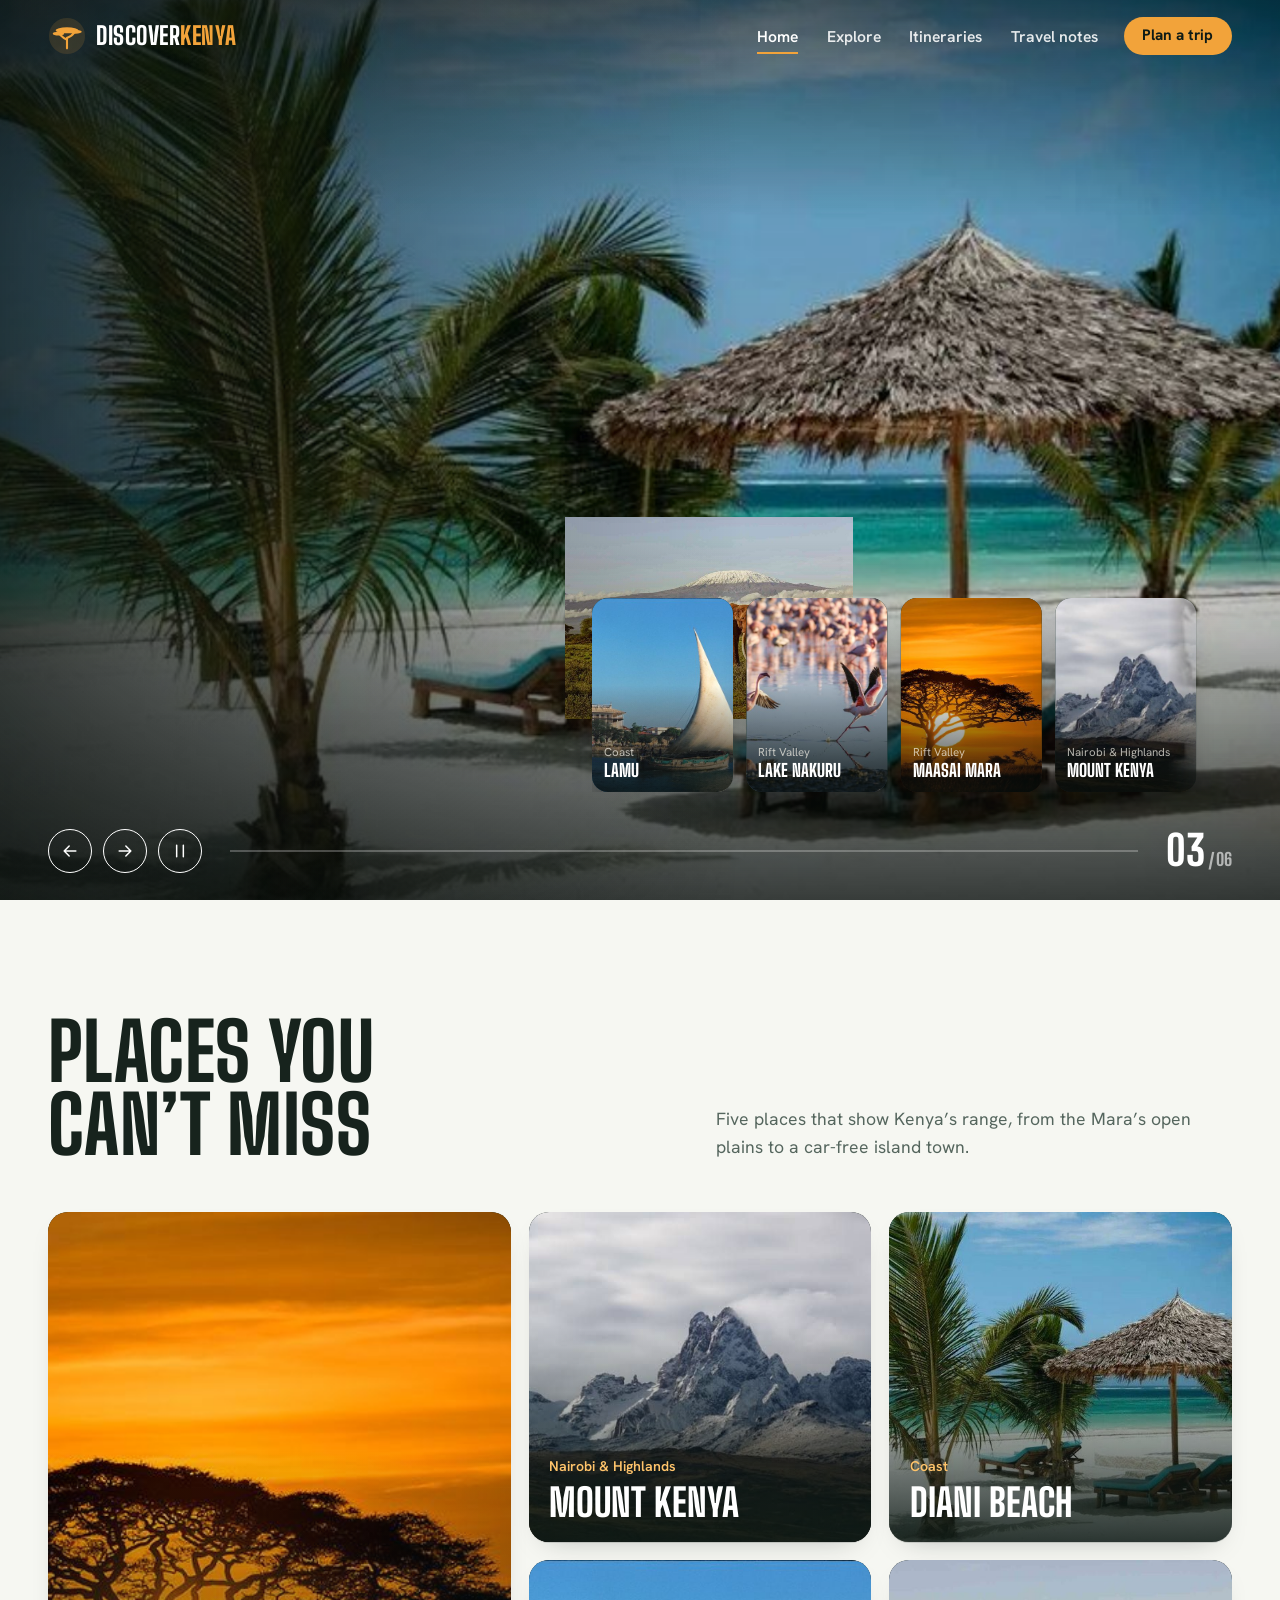
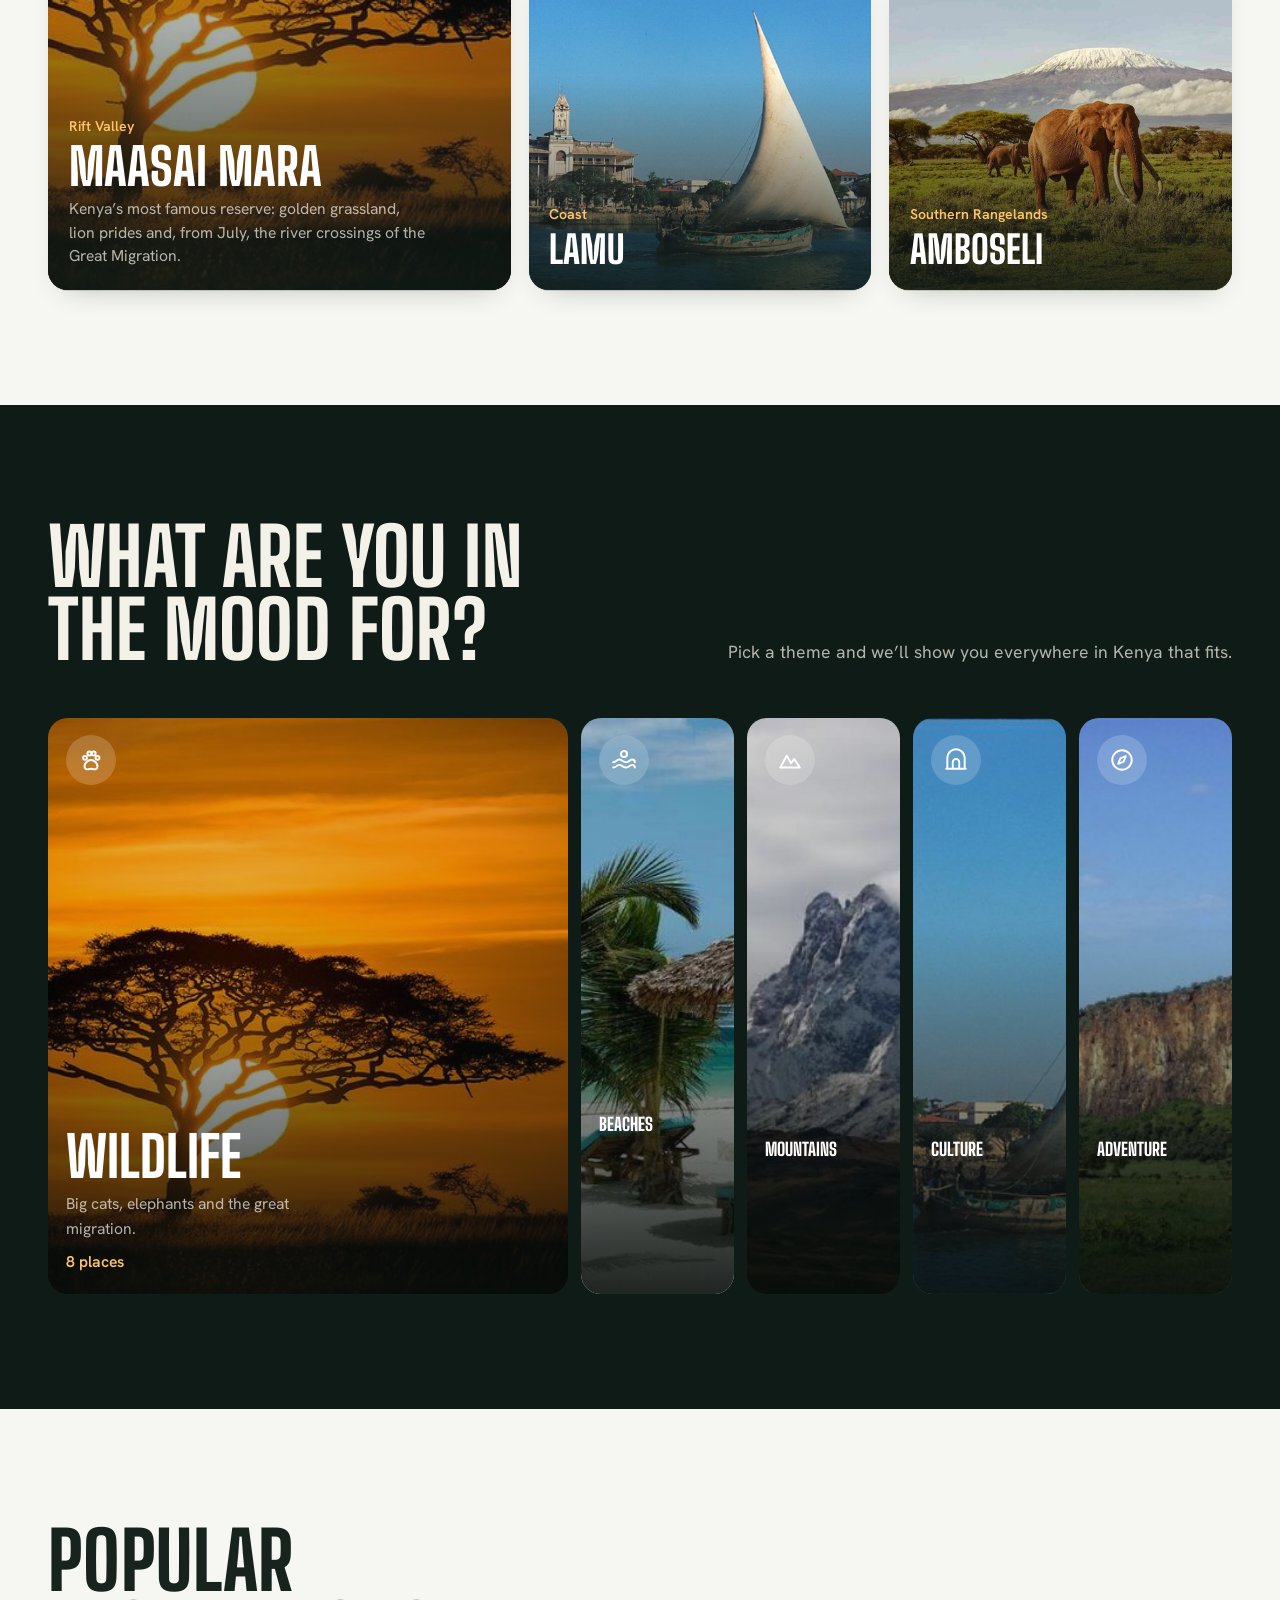
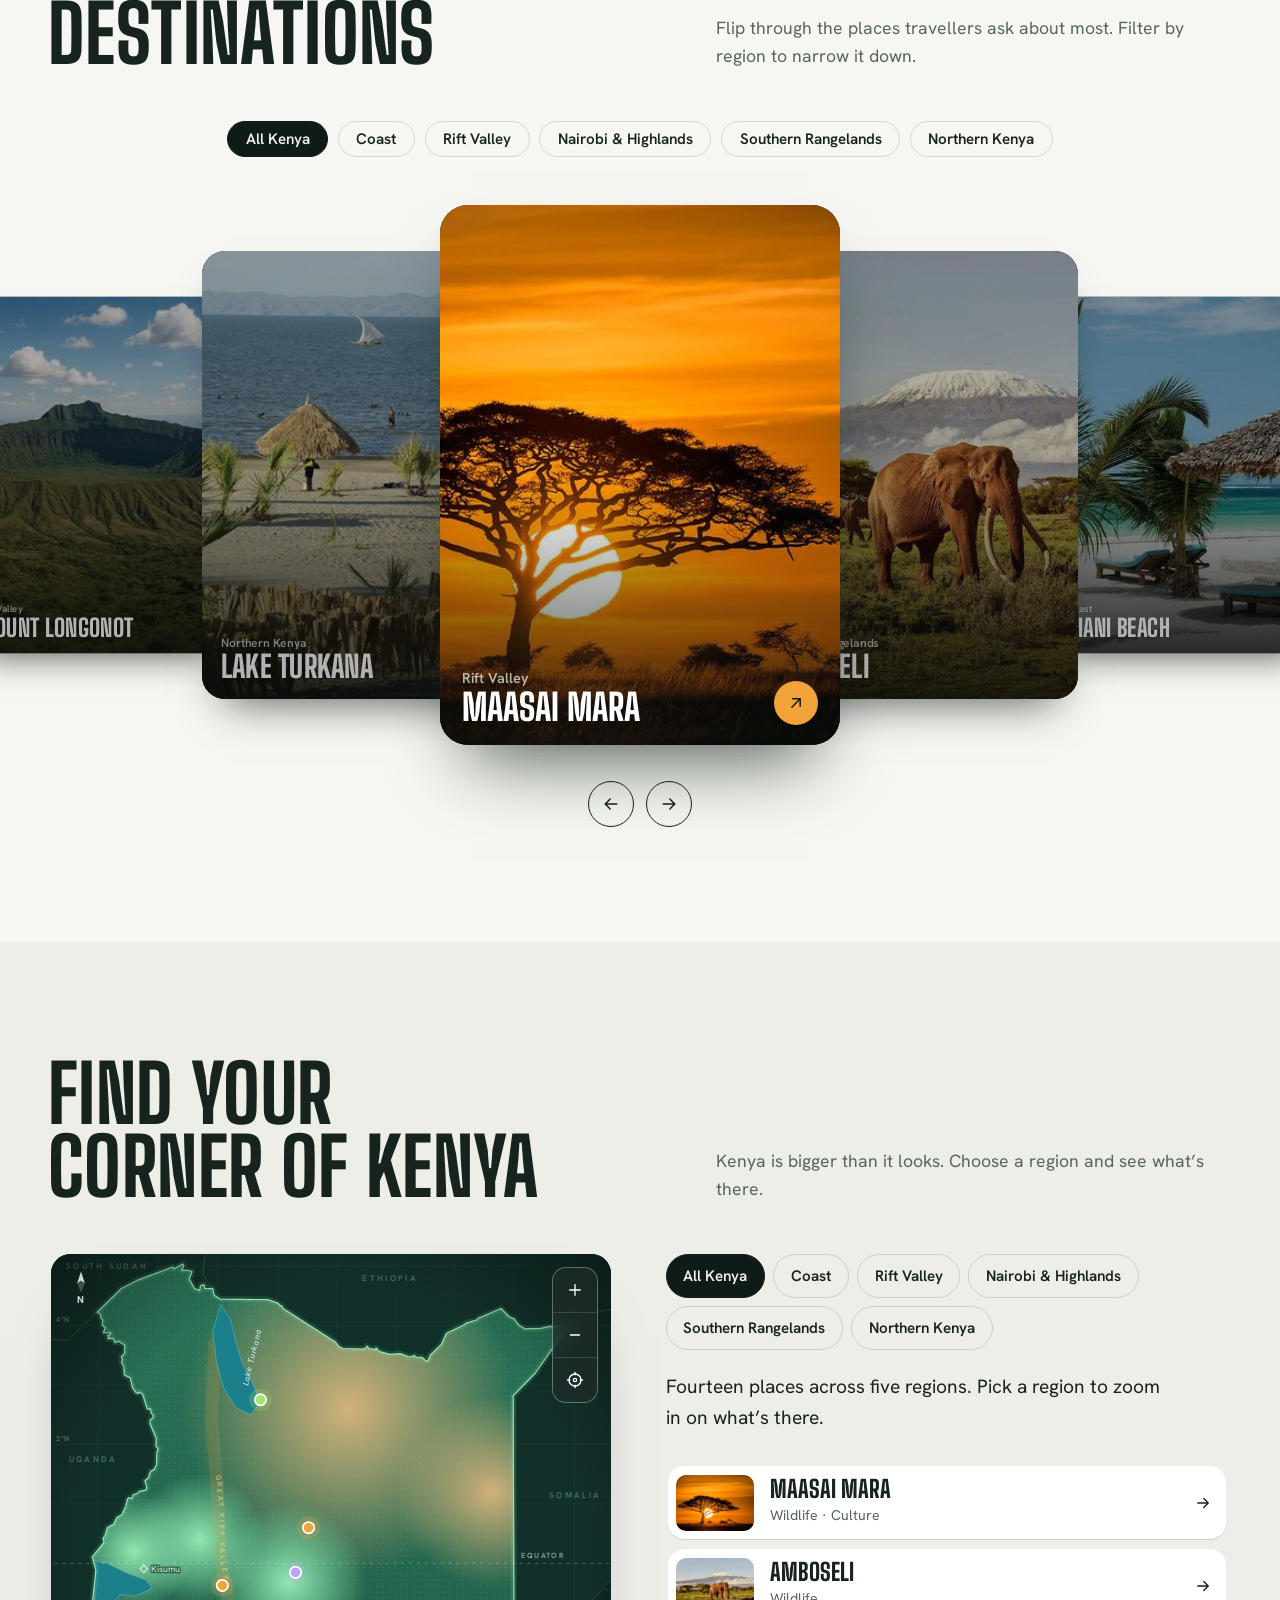
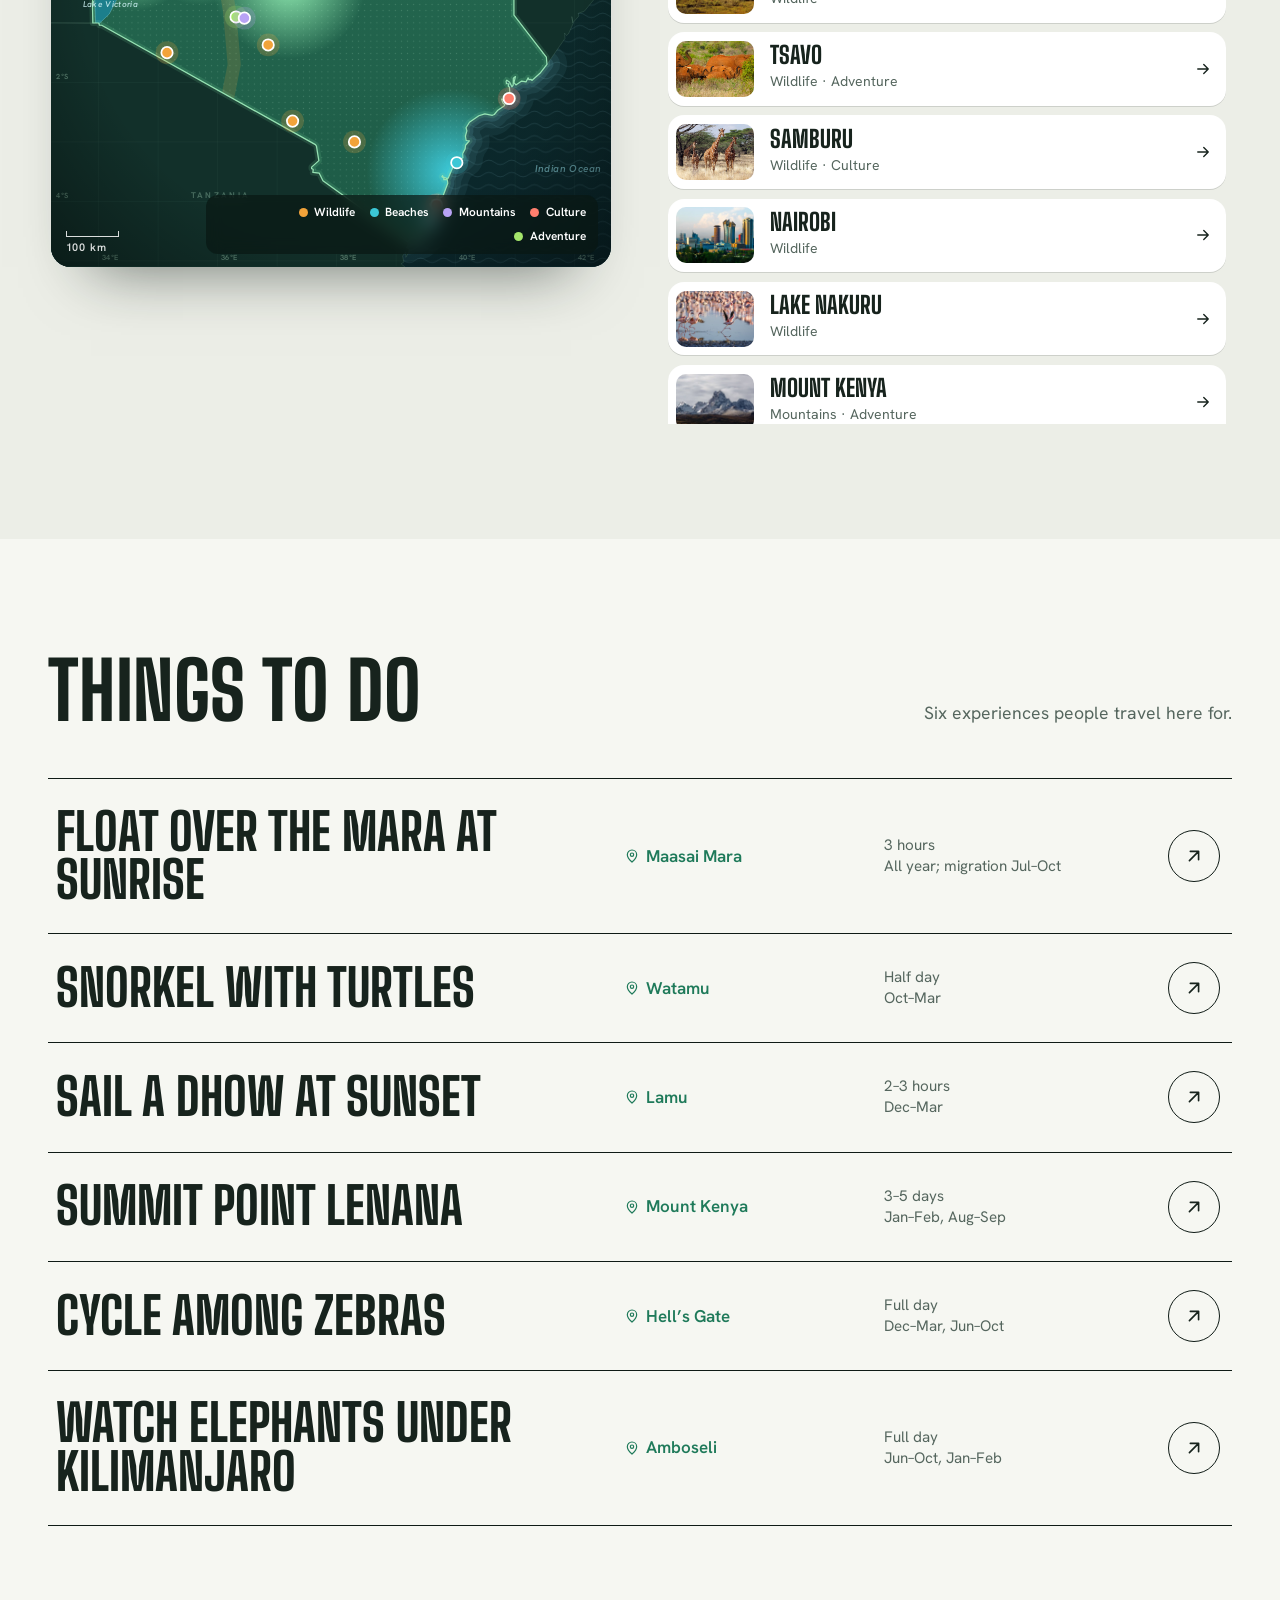
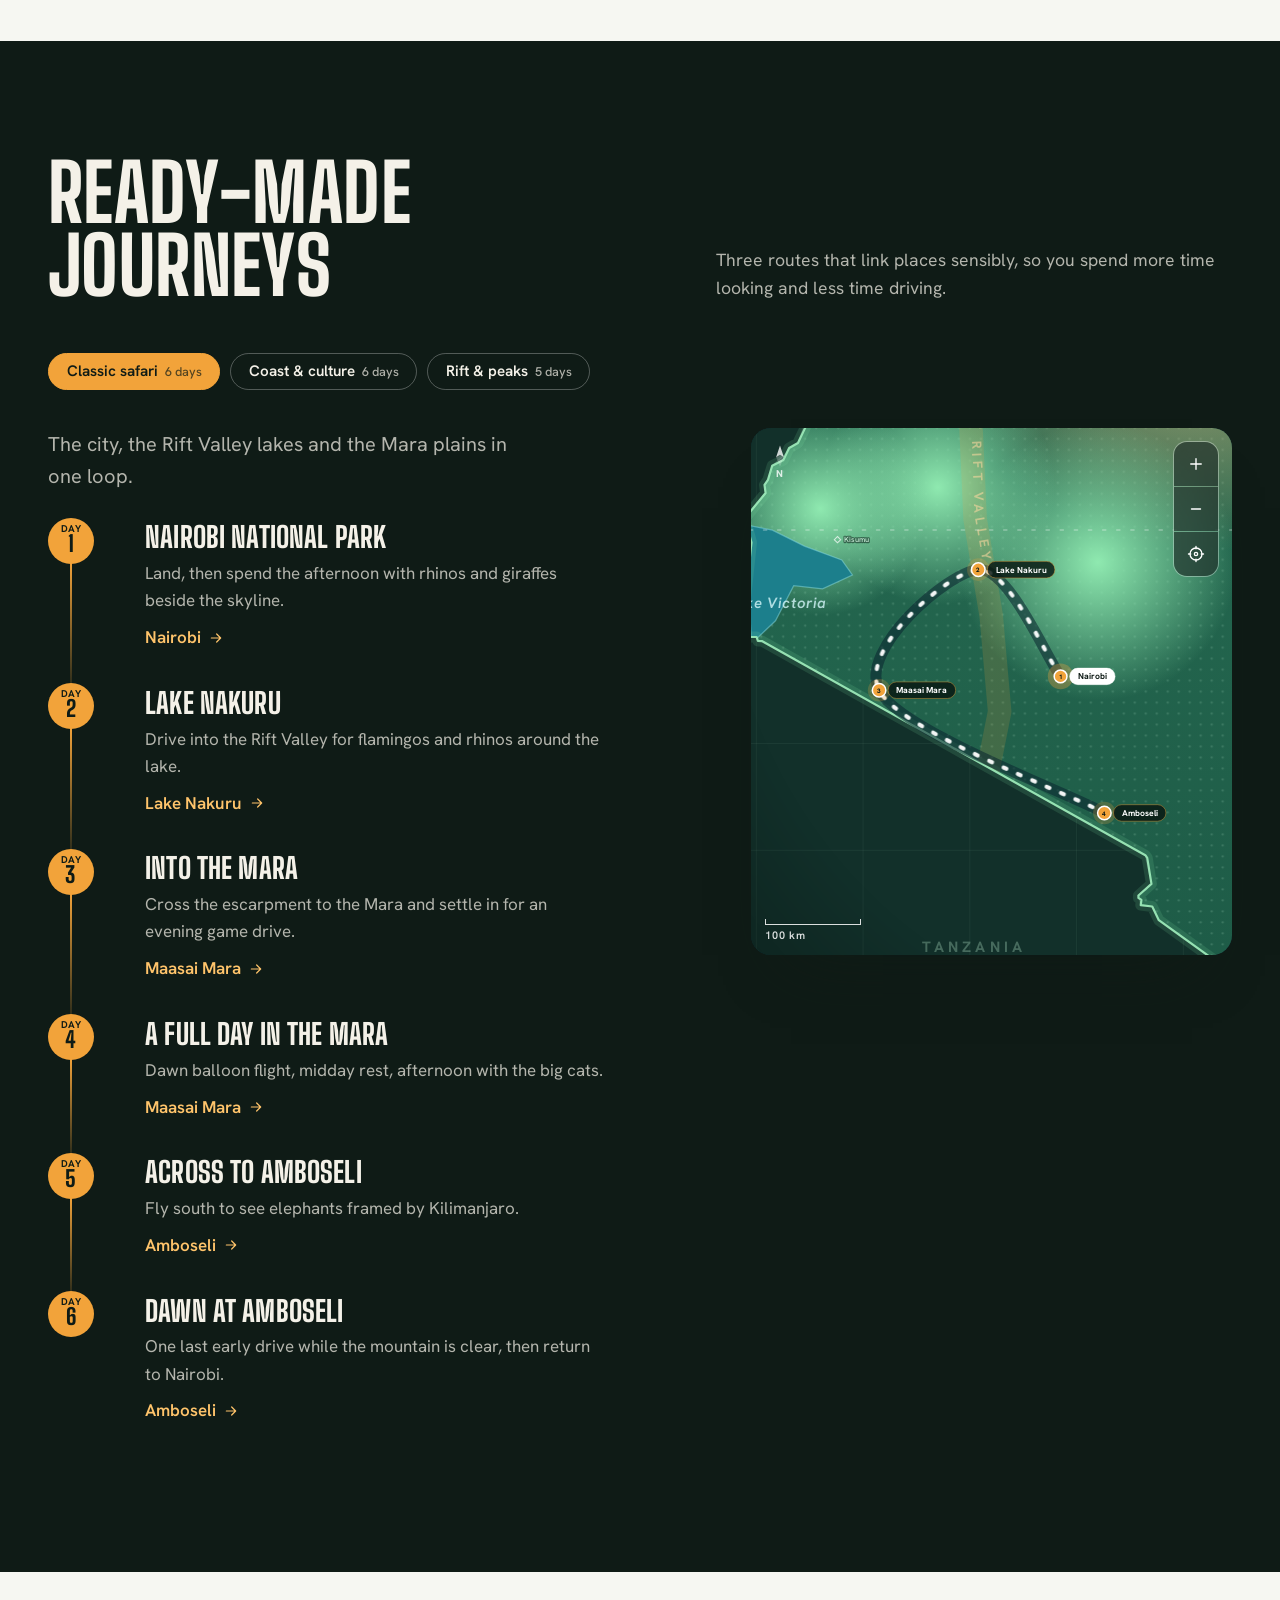
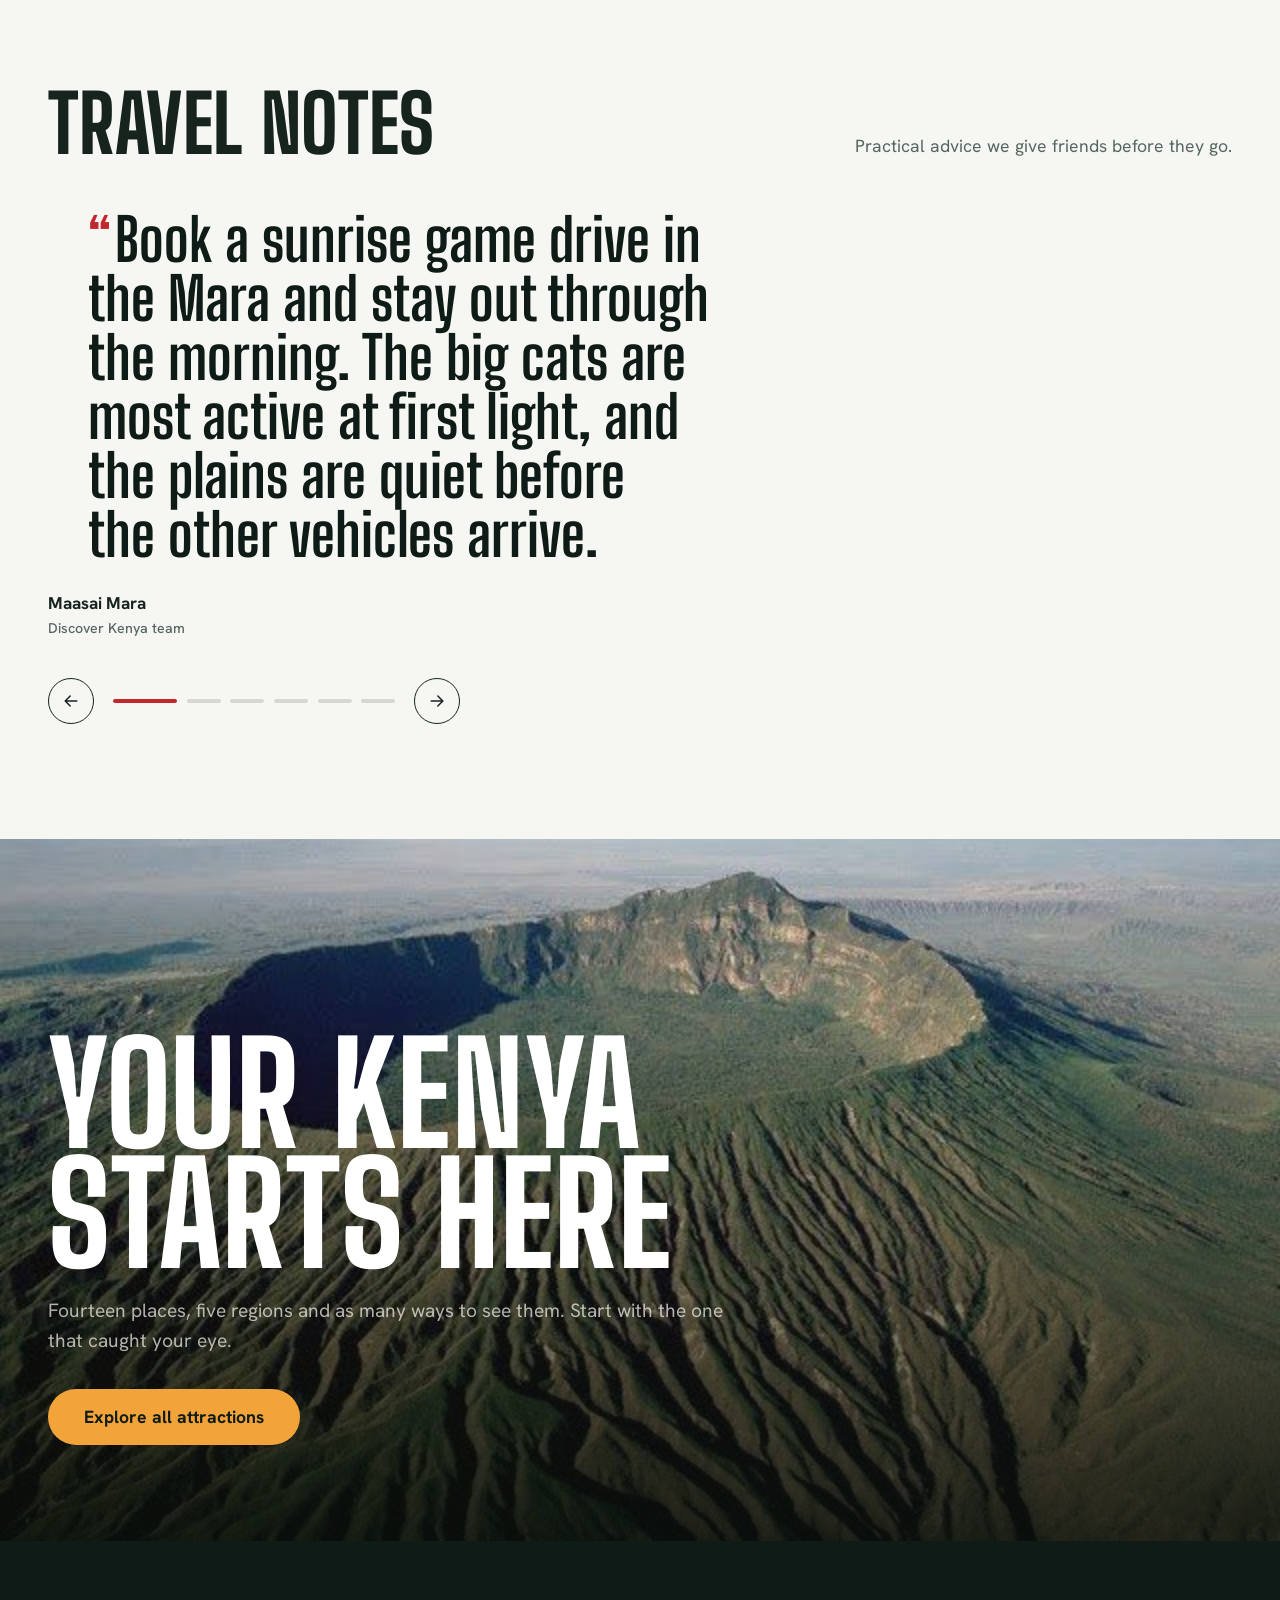
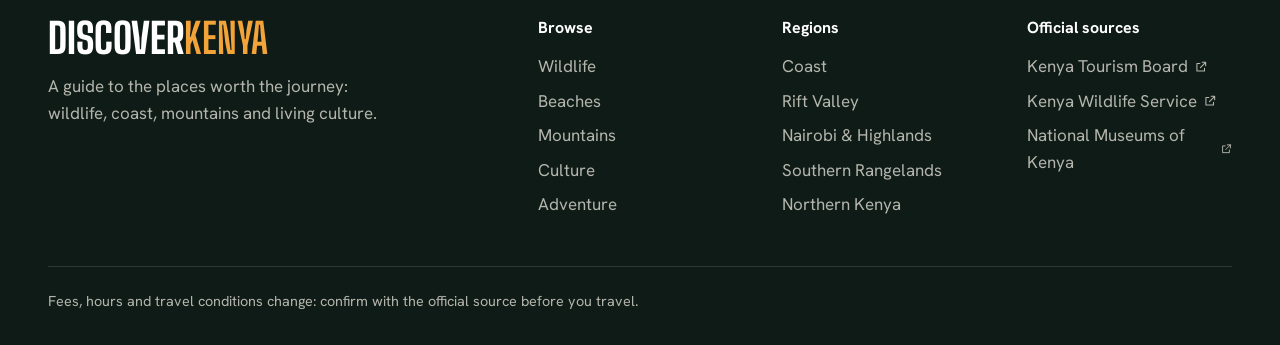
<file: index.html>
<!DOCTYPE html>
<html lang="en">
<head>
  <meta charset="UTF-8">
  <meta name="viewport" content="width=device-width, initial-scale=1, viewport-fit=cover">
  <meta name="color-scheme" content="light">
  <meta name="theme-color" content="#0f1b16">
  <title>Discover Kenya — Safaris, Beaches, Mountains and Culture</title>
  <meta name="description" content="Explore Kenya's most remarkable places: wildlife reserves, white-sand coast, glacier-topped mountains and living Swahili culture.">
  <meta name="theme-color" content="#0f1b16">
  <link rel="icon" href="assets/favicon.svg" type="image/svg+xml">

  <link rel="preconnect" href="https://fonts.googleapis.com">
  <link rel="preconnect" href="https://fonts.gstatic.com" crossorigin>
  <link href="https://fonts.googleapis.com/css2?family=Big+Shoulders+Display:wght@700;800;900&family=Hanken+Grotesk:wght@400;500;600;700&display=swap" rel="stylesheet">

  <link rel="stylesheet" href="css/base.css">
  <link rel="stylesheet" href="css/components.css">
  <link rel="stylesheet" href="css/home.css">
</head>
<body data-page="home">

  <a class="skip-link" href="#main">Skip to content</a>
  <header data-site-header></header>

  <main id="main">

    <!-- 1. HERO: the next card grows to fill the screen while the current image expands out -->
    <section class="hero" id="hero" aria-roledescription="carousel" aria-label="Featured destinations">
      <h1 class="visually-hidden">Discover Kenya’s most remarkable places</h1>
      <div class="hero__stage" data-hero-stage>
        <div class="hero__layers" data-hero-layers></div>
        <div class="hero__shade" aria-hidden="true"></div>

        <div class="hero__content" data-hero-content aria-live="polite">
          <p class="hero__region" data-hero-region></p>
          <p class="hero__name display" data-hero-name></p>
          <p class="hero__text" data-hero-text></p>
          <div class="hero__actions">
            <a class="btn btn--lg" href="explore.html" data-hero-link>See this place</a>
            <a class="btn btn--lg btn--glass" href="explore.html">Explore all</a>
          </div>
        </div>

        <div class="hero__rail" data-hero-cards aria-label="Choose a destination"></div>

        <div class="hero__controls">
          <button class="round-btn" type="button" aria-label="Previous destination" data-hero-prev></button>
          <button class="round-btn" type="button" aria-label="Next destination" data-hero-next></button>
          <button class="round-btn hero__pause" type="button" aria-label="Pause slideshow" aria-pressed="false" data-hero-pause></button>
          <div class="hero__progress" aria-hidden="true"><span data-hero-progress></span></div>
          <p class="hero__counter display" data-hero-counter aria-hidden="true"></p>
        </div>
      </div>
    </section>

    <!-- 2. FEATURED ATTRACTIONS -->
    <section class="section featured" id="featured" aria-labelledby="featured-title">
      <div class="wrap">
        <header class="section-head">
          <h2 id="featured-title">Places you can’t miss</h2>
          <p>Five places that show Kenya’s range, from the Mara’s open plains to a car-free island town.</p>
        </header>
        <div class="featured__grid" data-featured-grid></div>
      </div>
    </section>

    <!-- 3. EXPLORE BY CATEGORY -->
    <section class="section section--dark categories" id="categories" aria-labelledby="cat-title">
      <div class="wrap">
        <header class="section-head">
          <h2 id="cat-title">What are you in the mood for?</h2>
          <p>Pick a theme and we’ll show you everywhere in Kenya that fits.</p>
        </header>
        <ul class="cat-list" data-category-list></ul>
      </div>
    </section>

    <!-- 4. POPULAR DESTINATIONS -->
    <section class="section destinations" id="destinations" aria-labelledby="dest-title">
      <div class="wrap">
        <header class="section-head">
          <h2 id="dest-title">Popular destinations</h2>
          <p>Flip through the places travellers ask about most. Filter by region to narrow it down.</p>
        </header>
        <div class="chips destinations__filters" data-destination-filters role="group" aria-label="Filter destinations by region"></div>
      </div>
      <div class="destinations__stage" data-destination-carousel tabindex="0" aria-roledescription="carousel" aria-label="Popular destinations"></div>
      <div class="destinations__nav">
        <button class="round-btn" type="button" aria-label="Previous destination" data-destination-prev></button>
        <button class="round-btn" type="button" aria-label="Next destination" data-destination-next></button>
      </div>
    </section>

    <!-- 5. REGIONAL MAP -->
    <section class="section section--salt regions" id="regions" aria-labelledby="regions-title">
      <div class="wrap">
        <header class="section-head">
          <h2 id="regions-title">Find your corner of Kenya</h2>
          <p>Kenya is bigger than it looks. Choose a region and see what’s there.</p>
        </header>
        <div class="regions__layout">
          <div class="regions__map" data-region-map></div>
          <div class="regions__panel">
            <div class="regions__tabs" role="tablist" aria-label="Regions" data-region-tabs></div>
            <div class="regions__detail" data-region-detail role="tabpanel" aria-live="polite"></div>
          </div>
        </div>
      </div>
    </section>

    <!-- 6. FEATURED EXPERIENCES -->
    <section class="section experiences" id="experiences" aria-labelledby="exp-title">
      <div class="wrap">
        <header class="section-head">
          <h2 id="exp-title">Things to do</h2>
          <p>Six experiences people travel here for.</p>
        </header>
        <ul class="exp-list" data-experience-list></ul>
      </div>
    </section>

    <!-- 7. SUGGESTED ITINERARIES -->
    <section class="section section--dark itineraries" id="itineraries" aria-labelledby="iti-title">
      <div class="wrap">
        <header class="section-head">
          <h2 id="iti-title">Ready-made journeys</h2>
          <p>Three routes that link places sensibly, so you spend more time looking and less time driving.</p>
        </header>
        <div class="chips itineraries__tabs" role="tablist" aria-label="Itineraries" data-itinerary-tabs></div>
        <div class="itineraries__layout">
          <ol class="itinerary" data-itinerary-days></ol>
          <div class="itineraries__map" data-itinerary-map></div>
        </div>
      </div>
    </section>

    <!-- 8. TESTIMONIALS -->
    <section class="section stories" id="stories" aria-labelledby="stories-title">
      <div class="wrap">
        <header class="section-head">
          <h2 id="stories-title">Travel notes</h2>
          <p>Practical advice we give friends before they go.</p>
        </header>
        <div class="stories__slider" data-story-slider>
          <figure class="stories__quote" data-story-quote aria-live="polite"></figure>
          <div class="stories__controls">
            <button class="round-btn" type="button" aria-label="Previous story" data-story-prev></button>
            <div class="stories__dots" data-story-dots></div>
            <button class="round-btn" type="button" aria-label="Next story" data-story-next></button>
          </div>
        </div>
      </div>
    </section>

    <!-- 9. FINAL CTA -->
    <section class="cta" id="cta" aria-labelledby="cta-title">
      <img class="cta__bg" src="images/home-cta.jpg" alt="" width="1600" height="900">
      <div class="cta__inner wrap">
        <h2 id="cta-title">Your Kenya starts here</h2>
        <p>Fourteen places, five regions and as many ways to see them. Start with the one that caught your eye.</p>
        <a class="btn btn--lg" href="explore.html">Explore all attractions</a>
      </div>
    </section>

  </main>

  <footer data-site-footer></footer>

  <script src="js/data.js"></script>
  <script src="js/icons.js"></script>
  <script src="js/geo.js"></script>
  <script src="js/map.js"></script>
  <script src="js/main.js"></script>
  <script src="js/motion.js"></script>
  <script src="js/home.js"></script>
  <!-- 7. Why are you here? -->
</body>
</html>
</file>
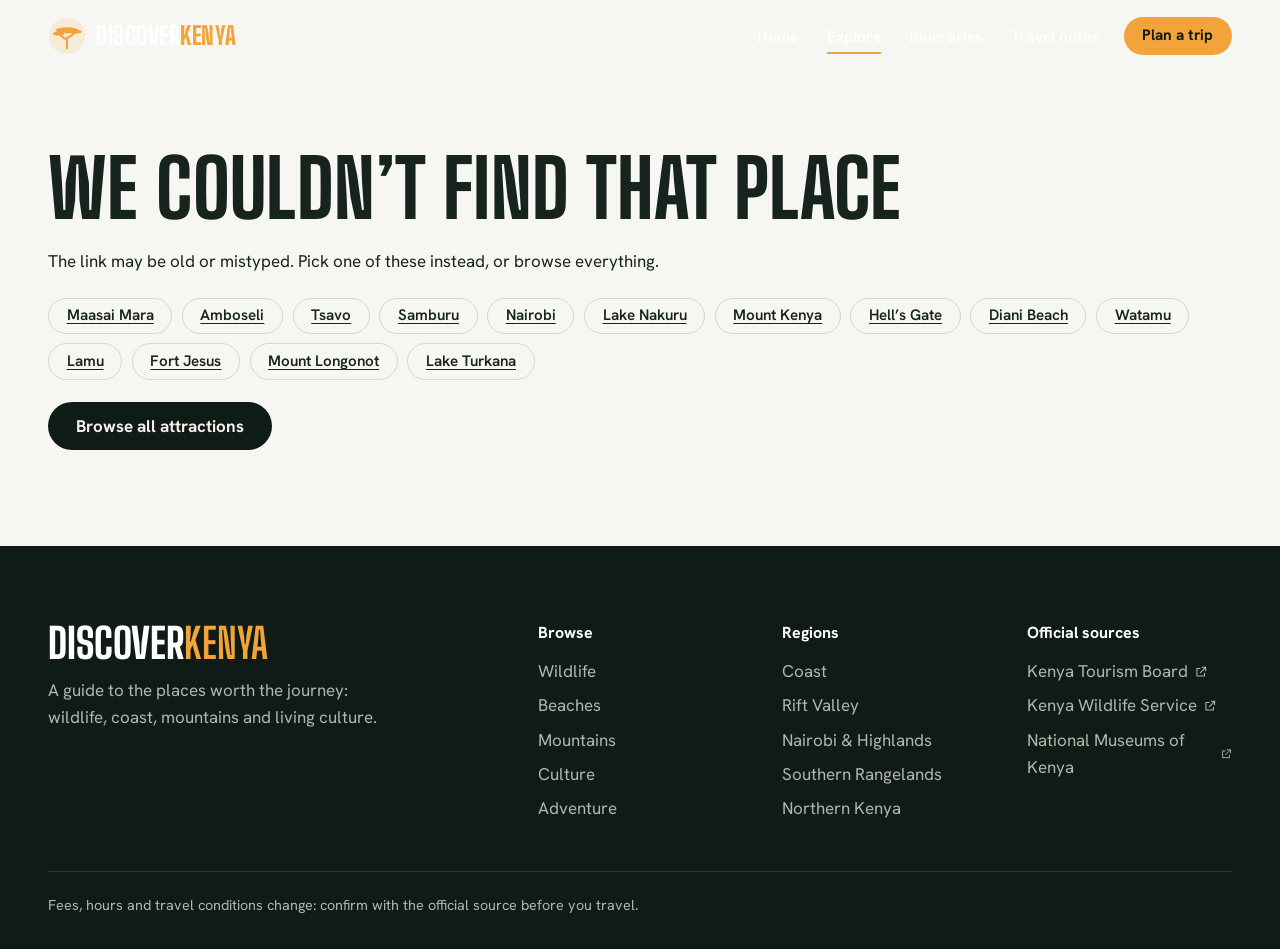
<file: attraction.html>
<!DOCTYPE html>
<html lang="en">
<head>
  <meta charset="UTF-8">
  <meta name="viewport" content="width=device-width, initial-scale=1, viewport-fit=cover">
  <meta name="color-scheme" content="light">
  <meta name="theme-color" content="#0f1b16">
  <title>Attraction — Discover Kenya</title>
  <meta name="description" content="Plan a visit to one of Kenya's attractions: what to see, when to go, fees, how to get there and nearby places.">
  <meta name="theme-color" content="#0f1b16">
  <link rel="icon" href="assets/favicon.svg" type="image/svg+xml">

  <link rel="preconnect" href="https://fonts.googleapis.com">
  <link rel="preconnect" href="https://fonts.gstatic.com" crossorigin>
  <link href="https://fonts.googleapis.com/css2?family=Big+Shoulders+Display:wght@700;800;900&family=Hanken+Grotesk:wght@400;500;600;700&display=swap" rel="stylesheet">

  <link rel="stylesheet" href="css/base.css">
  <link rel="stylesheet" href="css/components.css">
  <link rel="stylesheet" href="css/attraction.css">
</head>
<body data-page="explore">

  <a class="skip-link" href="#overview">Skip to content</a>
  <header data-site-header></header>

  <main id="app">
    <noscript><p class="wrap" style="padding:8rem 0">This page needs JavaScript to load attraction details. <a href="explore.html">Browse all attractions</a>.</p></noscript>
  </main>

  <footer data-site-footer></footer>

  <script src="js/data.js"></script>
  <script src="js/icons.js"></script>
  <script src="js/geo.js"></script>
  <script src="js/map.js"></script>
  <script src="js/main.js"></script>
  <script src="js/motion.js"></script>
  <script src="js/attraction.js"></script>
</body>
</html>
</file>
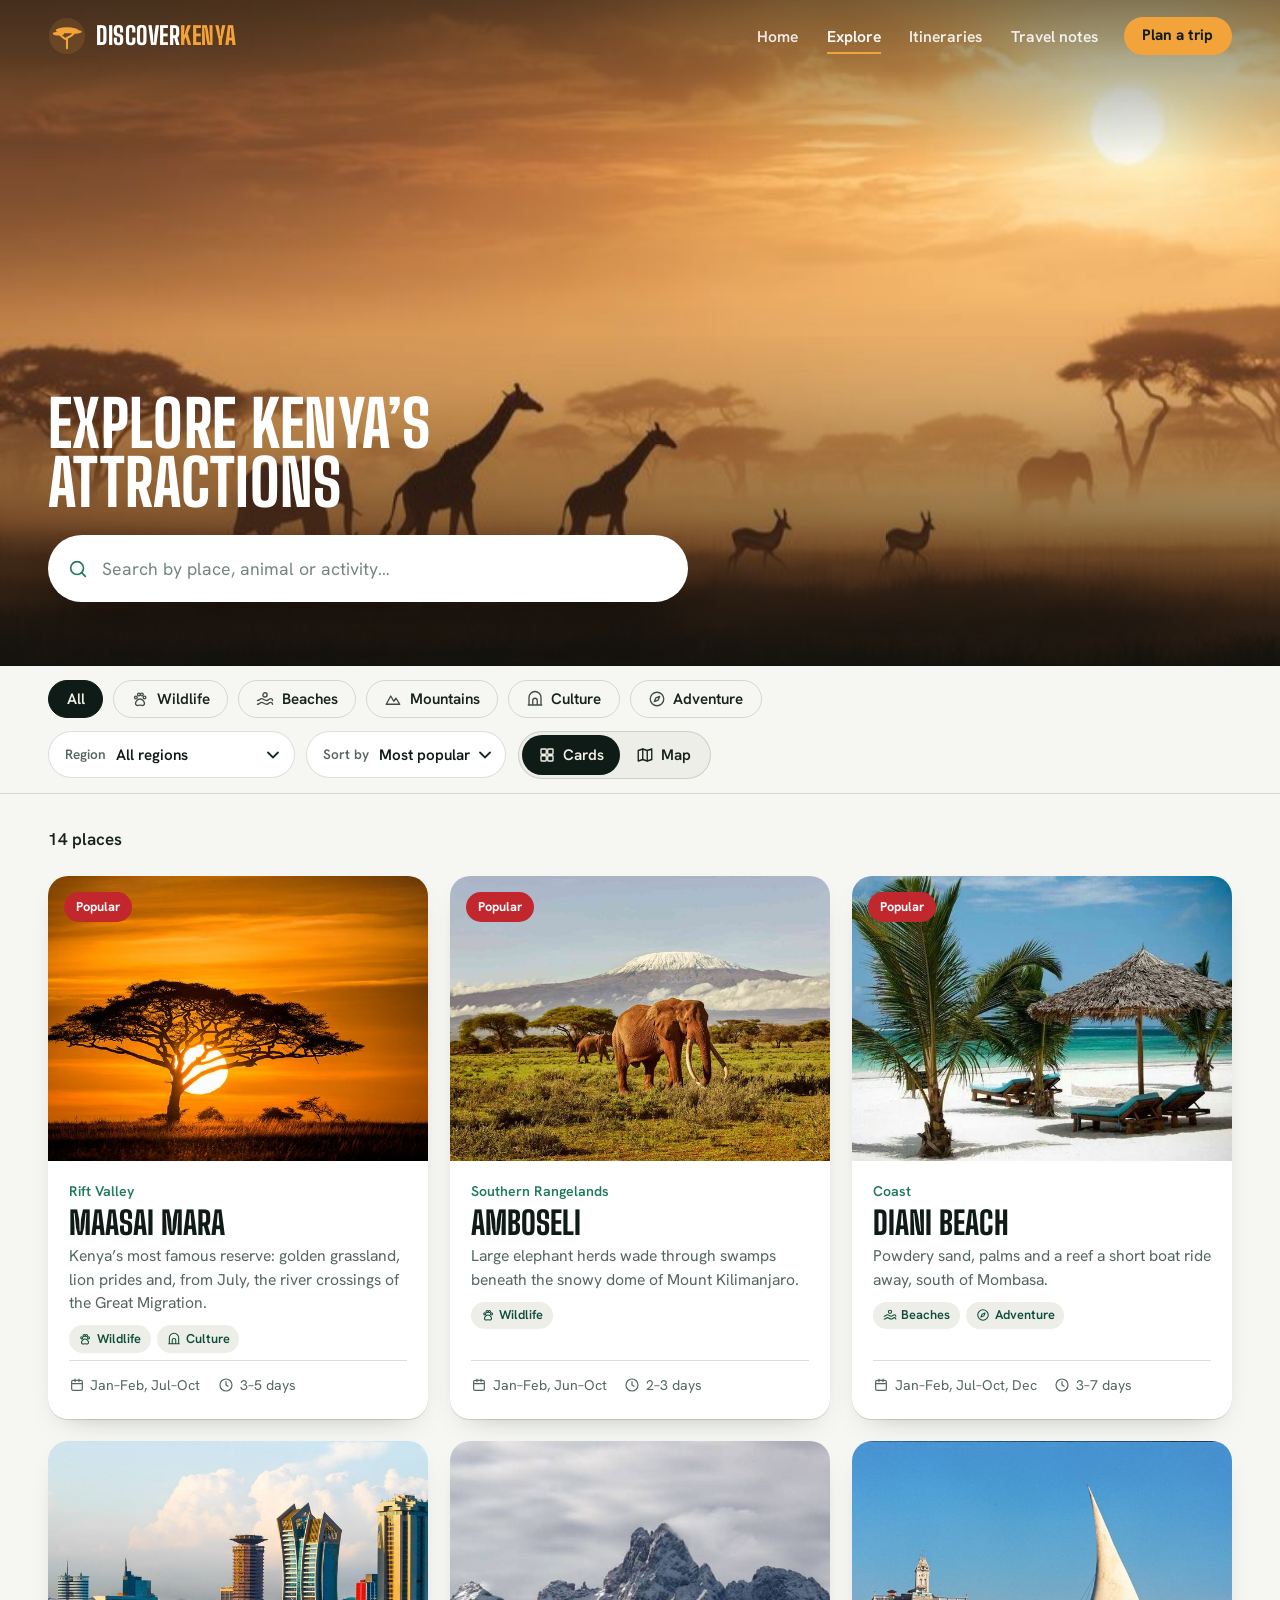
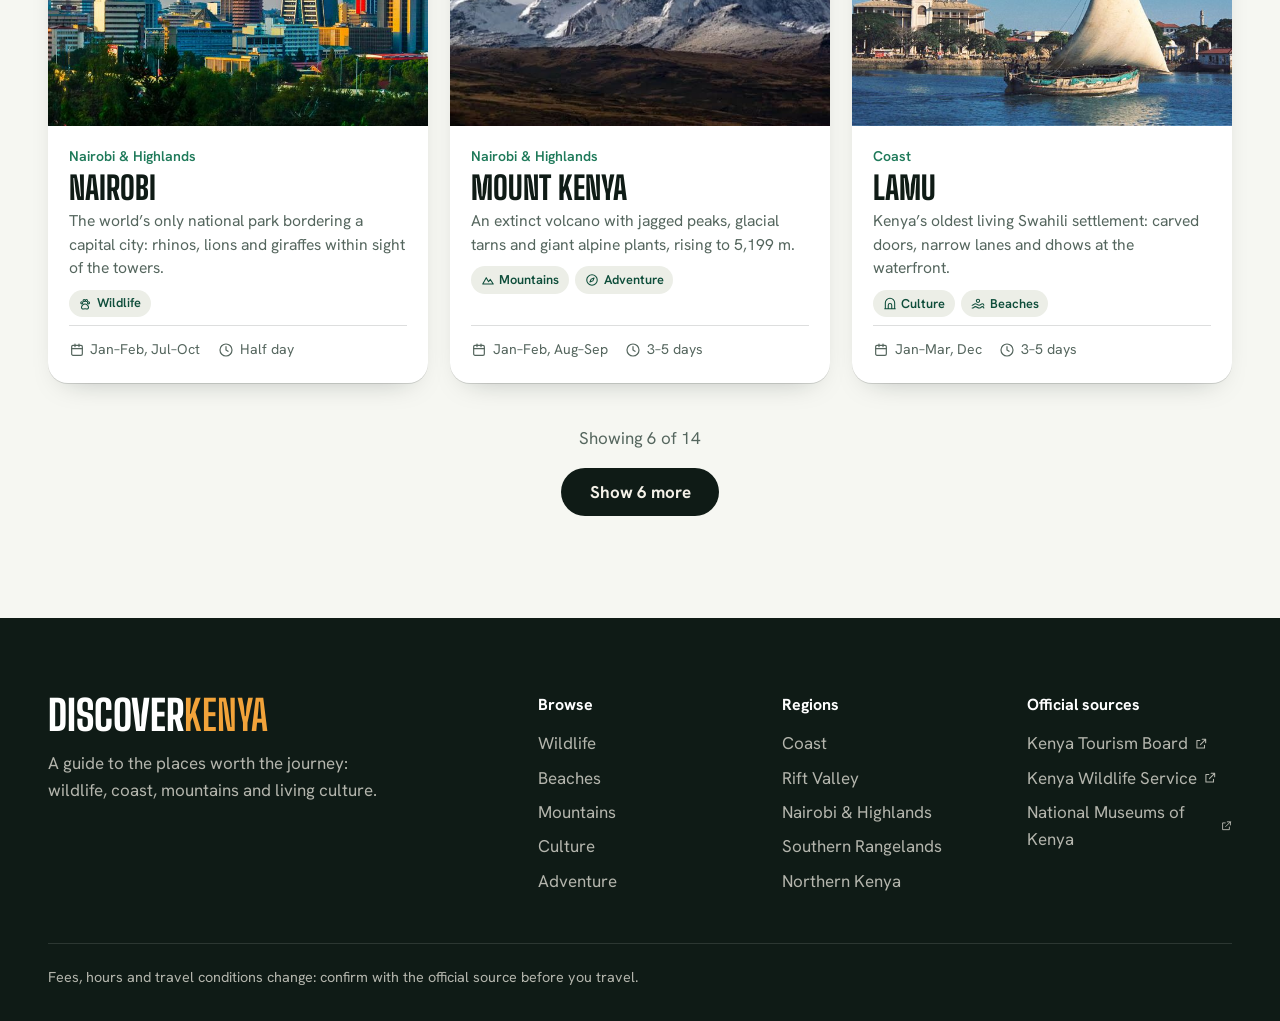
<file: explore.html>
<!DOCTYPE html>
<html lang="en">
<head>
  <meta charset="UTF-8">
  <meta name="viewport" content="width=device-width, initial-scale=1, viewport-fit=cover">
  <meta name="color-scheme" content="light">
  <meta name="theme-color" content="#0f1b16">
  <title>Explore Kenya's Attractions — Discover Kenya</title>
  <meta name="description" content="Search and filter Kenya's attractions by type, region and popularity. Browse as cards or on an interactive map.">
  <meta name="theme-color" content="#0f1b16">
  <link rel="icon" href="assets/favicon.svg" type="image/svg+xml">

  <link rel="preconnect" href="https://fonts.googleapis.com">
  <link rel="preconnect" href="https://fonts.gstatic.com" crossorigin>
  <link href="https://fonts.googleapis.com/css2?family=Big+Shoulders+Display:wght@700;800;900&family=Hanken+Grotesk:wght@400;500;600;700&display=swap" rel="stylesheet">

  <link rel="stylesheet" href="css/base.css">
  <link rel="stylesheet" href="css/components.css">
  <link rel="stylesheet" href="css/explore.css">
</head>
<body data-page="explore">

  <a class="skip-link" href="#results">Skip to results</a>
  <header data-site-header></header>

  <main>
    <!-- Page hero -->
    <section class="xhero" aria-labelledby="xtitle">
      <img class="xhero__bg" src="images/explore-hero-bg.jpg" alt="" width="1600" height="900" fetchpriority="high" decoding="async">
      <div class="xhero__inner wrap">
        <h1 id="xtitle" class="xhero__title">Explore Kenya’s attractions</h1>
        <form class="search" role="search" data-search-form>
          <label class="visually-hidden" for="q">Search attractions</label>
          <span class="search__icon" data-icon="search"></span>
          <input id="q" class="search__input" type="search" name="q" placeholder="Search by place, animal or activity…" autocomplete="off" spellcheck="false" enterkeyhint="search" data-search>
          <button class="search__clear" type="button" aria-label="Clear search" data-search-clear hidden></button>
        </form>
      </div>
    </section>

    <!-- Filters -->
    <section class="xtools" aria-label="Filters">
      <div class="xtools__inner wrap">
        <div class="chips xtools__cats" role="group" aria-label="Category" data-cat-chips></div>
        <div class="xtools__row">
          <label class="select"><span class="select__label">Region</span>
            <select data-region-select></select>
          </label>
          <label class="select"><span class="select__label">Sort by</span>
            <select data-sort-select>
              <option value="popular">Most popular</option>
              <option value="region">Region</option>
              <option value="type">Type</option>
              <option value="name">Name, A–Z</option>
            </select>
          </label>
          <div class="seg" role="group" aria-label="View">
            <button type="button" class="seg__btn" data-view-btn="grid" aria-pressed="true"></button>
            <button type="button" class="seg__btn" data-view-btn="map" aria-pressed="false"></button>
          </div>
        </div>
      </div>
    </section>

    <!-- Results -->
    <section class="xresults wrap" id="results" tabindex="-1" aria-label="Results">
      <div class="xstatus">
        <p data-status aria-live="polite"></p>
        <button class="linklike" type="button" data-reset hidden>Clear all filters</button>
      </div>

      <div class="xlayout" data-layout data-view="grid">
        <div class="xlist">
          <div class="xgrid" data-grid></div>
          <div class="xempty" data-empty hidden>
            <p class="xempty__title display">Nothing matches that</p>
            <p>Try a different word, or remove a filter to see more places.</p>
            <button class="btn btn--dark" type="button" data-reset-empty>Clear all filters</button>
          </div>
          <div class="xmore" data-more hidden>
            <p data-more-status></p>
            <button class="btn btn--dark" type="button" data-more-btn>Show more places</button>
          </div>
        </div>
        <aside class="xmap" aria-label="Map of results">
          <div data-map></div>
          <p class="xmap__hint">Select a pin to jump to that place in the list.</p>
        </aside>
      </div>
    </section>
  </main>

  <footer data-site-footer></footer>

  <script src="js/data.js"></script>
  <script src="js/icons.js"></script>
  <script src="js/geo.js"></script>
  <script src="js/map.js"></script>
  <script src="js/main.js"></script>
  <script src="js/motion.js"></script>
  <script src="js/explore.js"></script>
</body>
</html>
</file>
<file: css/base.css>
/* ==========================================================================
   base.css — design tokens, reset, typography, layout primitives
   Palette is drawn from the Kenyan flag and the landscape: forest green,
   flag red, sunset amber, with cool salt-grey for reading surfaces.
   ========================================================================== */

:root {
  /* colour */
  --ink: #0f1b16;
  --ink-2: #172a22;
  --forest: #0e4d3a;
  --leaf: #1f7a5a;
  --amber: #f2a33a;
  --amber-2: #ffc46b;
  --flag: #c1272d;
  --salt: #eceee7;
  --paper: #f6f7f2;
  --dust: #d9c7a3;
  --text: #17231d;
  --muted: #55665e;
  --line: rgba(15, 27, 22, .14);
  --on-dark: #f4f1e8;
  --on-dark-muted: rgba(244, 241, 232, .72);

  /* type */
  --font-display: 'Big Shoulders Display', 'Oswald', 'Bebas Neue', 'Arial Narrow', Impact, sans-serif;
  --font-body: 'Hanken Grotesk', 'Segoe UI', system-ui, -apple-system, sans-serif;

  /* shape + space */
  --radius: 20px;
  --radius-sm: 12px;
  --gutter: clamp(1.1rem, 4vw, 3rem);
  --maxw: 1320px;
  --header-h: 72px;

  /* motion */
  --ease: cubic-bezier(.2, .7, .2, 1);
  --ease-out: cubic-bezier(.23, 1, .32, 1);      /* strong ease-out: entrances, reveals */
  --ease-io: cubic-bezier(.77, 0, .175, 1);      /* strong ease-in-out: things moving on screen */
  --safe-top: env(safe-area-inset-top, 0px);
  --safe-bottom: env(safe-area-inset-bottom, 0px);
}

*, *::before, *::after { box-sizing: border-box; }
html { -webkit-text-size-adjust: 100%; -webkit-tap-highlight-color: transparent; overscroll-behavior-x: none; scroll-behavior: smooth; scroll-padding-top: calc(var(--header-h) + 16px); }
body {
  margin: 0; background: var(--paper); color: var(--text);
  font-family: var(--font-body); font-size: 1.0625rem; line-height: 1.6;
  -webkit-font-smoothing: antialiased; text-rendering: optimizeLegibility; overflow-x: clip;
}
img, svg { display: block; max-width: 100%; }
img { height: auto; }
a { color: inherit; text-decoration-thickness: 1px; text-underline-offset: .2em; }
button { font: inherit; color: inherit; cursor: pointer; }
ul, ol { margin: 0; padding: 0; list-style: none; }
h1, h2, h3, h4, p, figure, dl, dd { margin: 0; }
[hidden] { display: none !important; }

/* display type: tall, condensed, set tight */
h1, h2, h3, .display {
  font-family: var(--font-display); font-weight: 800; line-height: .92;
  text-transform: uppercase; letter-spacing: .005em;
}
h2 { font-size: clamp(2.6rem, 6.2vw, 5.2rem); text-wrap: balance; }
h1, h3 { text-wrap: balance; }
.hero__counter, .gal__count, .dial__center b, .when__row dd { font-variant-numeric: tabular-nums; }
select { background-color: #fff; color: var(--ink); }
h3 { font-size: clamp(1.5rem, 2.4vw, 2rem); line-height: 1; }

p { max-width: 62ch; }
.lead { font-size: clamp(1.15rem, 1.6vw, 1.4rem); line-height: 1.55; color: var(--text); }

/* touch: no 300ms delay, no long-press selection on controls, 16px inputs so iOS never zooms */
button, a, [role="button"], summary, select, input { touch-action: manipulation; }
button, [role="button"], .chip, .rtab, .round-btn, .btn { -webkit-user-select: none; user-select: none; -webkit-touch-callout: none; }
input, textarea, select { font-size: max(16px, 1rem); }

/* scroll reveal (js/motion.js tags elements with data-reveal) */
.reveal-ready [data-reveal] { opacity: 0; transform: translate3d(0, 28px, 0); transition: opacity .8s var(--ease-out), transform .9s var(--ease-out); transition-delay: var(--d, 0ms); }
.reveal-ready [data-reveal].is-in { opacity: 1; transform: none; }
.reveal-ready [data-reveal="fade"] { transform: none; }
.reveal-ready [data-reveal="scale"] { transform: scale(.96); }
.reveal-ready [data-reveal="scale"].is-in { transform: none; }

/* accessibility */
:focus-visible { outline: 3px solid var(--amber); outline-offset: 3px; border-radius: 4px; }
.skip-link { position: absolute; left: 1rem; top: -4rem; z-index: 200; background: var(--amber); color: var(--ink); padding: .7rem 1rem; border-radius: 999px; font-weight: 700; transition: top .2s; }
.skip-link:focus { top: 1rem; }
.visually-hidden { position: absolute !important; width: 1px; height: 1px; margin: -1px; overflow: hidden; clip: rect(0 0 0 0); white-space: nowrap; }

/* layout */
.wrap { width: min(100% - 2 * var(--gutter), var(--maxw)); margin-inline: auto; }
.section { padding-block: clamp(4.5rem, 9vw, 8.5rem); }
.section--dark { background: var(--ink); color: var(--on-dark); }
.section--salt { background: var(--salt); }

/* section heading: big display title on the left, a short line on the right */
.section-head { display: grid; gap: 1rem 3rem; margin-bottom: clamp(2rem, 4vw, 3.5rem); align-items: end; }
@media (min-width: 860px) { .section-head { grid-template-columns: 1.2fr 1fr; } .section-head p { justify-self: end; } }
.section-head p { color: var(--muted); font-size: 1.1rem; }
.section--dark .section-head p { color: var(--on-dark-muted); }

@media (prefers-reduced-motion: reduce) {
  html { scroll-behavior: auto; }
  .reveal-ready [data-reveal] { opacity: 1; transform: none; }
  *, *::before, *::after { animation-duration: .01ms !important; animation-iteration-count: 1 !important; transition-duration: .01ms !important; }
}
</file>
<file: css/components.css>
/* ==========================================================================
   components.css — header, footer, buttons, chips, cards, map
   ========================================================================== */

/* ---------- buttons ---------- */
.btn {
  display: inline-flex; align-items: center; justify-content: center; gap: .6rem;
  padding: .9rem 1.7rem; border-radius: 999px; border: 1.5px solid transparent;
  background: var(--amber); color: var(--ink); font-weight: 700; text-decoration: none; line-height: 1;
  transition: background .25s var(--ease), color .25s var(--ease), transform .25s var(--ease), border-color .25s;
}
@media (hover: hover) and (pointer: fine) { .btn:hover { background: var(--amber-2); } }
.btn:active { transform: scale(.97); }
.btn--sm { padding: .65rem 1.1rem; font-size: .95rem; }
.btn--lg { padding: 1.15rem 2.2rem; font-size: 1.1rem; }
.btn--ghost { background: transparent; color: inherit; border-color: currentColor; }
@media (hover: hover) and (pointer: fine) { .btn--ghost:hover { background: rgba(255, 255, 255, .14); } }
.btn--dark { background: var(--ink); color: var(--on-dark); }
@media (hover: hover) and (pointer: fine) { .btn--dark:hover { background: var(--forest); } }
.btn--glass { background: rgba(255, 255, 255, .16); color: #fff; backdrop-filter: blur(10px); -webkit-backdrop-filter: blur(10px); border-color: rgba(255, 255, 255, .35); }
@media (hover: hover) and (pointer: fine) { .btn--glass:hover { background: rgba(255, 255, 255, .28); } }

.round-btn {
  display: inline-grid; place-items: center; width: 46px; height: 46px; border-radius: 50%;
  border: 1.5px solid currentColor; background: transparent; transition: background .2s, color .2s, transform .2s var(--ease);
}
@media (hover: hover) and (pointer: fine) { .round-btn:hover { background: var(--amber); border-color: var(--amber); color: var(--ink); } }
.round-btn:active { transform: scale(.92); }
.round-btn[disabled] { opacity: .35; pointer-events: none; }

/* ---------- chips (filter pills) ---------- */
.chips { display: flex; flex-wrap: wrap; gap: .6rem; }
.chip {
  display: inline-flex; align-items: center; gap: .45rem; padding: .55rem 1.1rem; border-radius: 999px;
  border: 1.5px solid var(--line); background: transparent; font-weight: 600; font-size: .95rem; line-height: 1.1;
  transition: background .2s, color .2s, border-color .2s;
}
@media (hover: hover) and (pointer: fine) { .chip:hover { border-color: var(--ink); } }
.chip[aria-pressed="true"], .chip.is-active { background: var(--ink); color: var(--on-dark); border-color: var(--ink); }
.section--dark .chip { border-color: rgba(255, 255, 255, .28); }
@media (hover: hover) and (pointer: fine) { .section--dark .chip:hover { border-color: #fff; } }
.section--dark .chip[aria-pressed="true"] { background: var(--amber); color: var(--ink); border-color: var(--amber); }

/* ---------- site header ---------- */
.site-header { position: fixed; inset: 0 0 auto 0; z-index: 100; padding-top: var(--safe-top); color: #fff; transition: background .35s var(--ease), box-shadow .35s; }
.site-header.is-solid, .site-header.is-open { background: rgba(15, 27, 22, .9); backdrop-filter: blur(14px); -webkit-backdrop-filter: blur(14px); box-shadow: 0 1px 0 rgba(255, 255, 255, .08); }
.site-header__inner { width: min(100% - 2 * var(--gutter), var(--maxw)); margin-inline: auto; height: var(--header-h); display: flex; align-items: center; justify-content: space-between; gap: 1rem; }
.brand { display: inline-flex; align-items: center; gap: .65rem; text-decoration: none; }
.brand__mark { width: 38px; height: 38px; color: var(--amber); }
.brand__name { font-family: var(--font-display); font-weight: 800; text-transform: uppercase; font-size: 1.55rem; letter-spacing: .02em; line-height: 1; }
.brand__name b { font-weight: 800; color: var(--amber); }
.site-nav { display: flex; align-items: center; gap: 1.6rem; }
.site-nav ul { display: flex; gap: 1.8rem; }
.site-nav ul a { text-decoration: none; font-weight: 600; font-size: .98rem; padding: .35rem 0; position: relative; opacity: .88; transition: opacity .2s; }
.site-nav ul a::after { content: ''; position: absolute; left: 0; right: 0; bottom: -2px; height: 2px; background: var(--amber); transform: scaleX(0); transform-origin: left; transition: transform .3s var(--ease); }
@media (hover: hover) and (pointer: fine) { .site-nav ul a:hover { opacity: 1; } }
.site-nav ul a[aria-current="page"]::after { transform: scaleX(1); }
@media (hover: hover) and (pointer: fine) { .site-nav ul a:hover::after { transform: scaleX(1); } }
.site-nav ul a[aria-current="page"] { opacity: 1; }
.nav-toggle { display: none; background: none; border: 0; padding: .4rem; }

@media (max-width: 820px) {
  .nav-toggle { display: inline-grid; }
  .site-nav { position: absolute; top: calc(var(--header-h) + var(--safe-top)); left: 0; right: 0; flex-direction: column; align-items: stretch; gap: 1rem; padding: 0 var(--gutter); background: rgba(15, 27, 22, .96); max-height: 0; overflow: hidden; transition: max-height .4s var(--ease), padding .4s var(--ease); }
  .site-header.is-open .site-nav { max-height: 420px; padding-block: 1.2rem 1.8rem; }
  .site-nav ul { flex-direction: column; gap: .6rem; }
  .site-nav ul a { font-size: 1.3rem; display: inline-block; }
  .site-nav__cta { align-self: flex-start; }
}

/* ---------- site footer ---------- */
.site-footer { background: var(--ink); color: var(--on-dark); padding: clamp(3rem, 6vw, 5rem) var(--gutter) 2rem; }
.site-footer__inner { width: min(100%, var(--maxw)); margin-inline: auto; display: grid; gap: 2.5rem; grid-template-columns: repeat(auto-fit, minmax(190px, 1fr)); }
.site-footer__brand { max-width: 34ch; grid-column: span 2; color: var(--on-dark-muted); }
.site-footer__logo { font-family: var(--font-display); font-weight: 800; text-transform: uppercase; font-size: 2.6rem; line-height: 1; color: #fff; margin-bottom: .8rem; }
.site-footer__logo b { color: var(--amber); }
.site-footer__h { font-family: var(--font-body); font-size: 1rem; font-weight: 700; text-transform: none; letter-spacing: 0; line-height: 1.3; margin-bottom: .9rem; color: #fff; }
.site-footer li + li { margin-top: .45rem; }
.site-footer nav a { color: var(--on-dark-muted); text-decoration: none; display: inline-flex; gap: .35rem; align-items: center; transition: color .2s; }
@media (hover: hover) and (pointer: fine) { .site-footer nav a:hover { color: var(--amber); } }
.site-footer__legal { width: min(100%, var(--maxw)); margin: 3rem auto 0; padding-top: 1.4rem; border-top: 1px solid rgba(255, 255, 255, .12); font-size: .9rem; color: var(--on-dark-muted); max-width: var(--maxw); }
@media (max-width: 640px) { .site-footer__brand { grid-column: auto; } }

/* ---------- attraction card ---------- */
.card { position: relative; display: flex; flex-direction: column; background: #fff; border-radius: var(--radius); overflow: hidden; text-decoration: none; isolation: isolate; box-shadow: 0 1px 0 var(--line), 0 12px 30px -18px rgba(15, 27, 22, .35); transition: transform .45s var(--ease), box-shadow .45s var(--ease); }
@media (hover: hover) and (pointer: fine) { .card:hover { transform: translateY(-5px); box-shadow: 0 1px 0 var(--line), 0 24px 40px -20px rgba(15, 27, 22, .45); } }
.card__media { display: block; aspect-ratio: 4 / 3; overflow: hidden; background: var(--salt); }
.card__media img { width: 100%; height: 100%; object-fit: cover; transition: transform .9s var(--ease); }
@media (hover: hover) and (pointer: fine) { .card:hover .card__media img { transform: scale(1.06); } }
.card__body { display: flex; flex-direction: column; gap: .35rem; padding: 1.2rem 1.3rem 1.4rem; flex: 1; }
.card__meta { font-size: .88rem; font-weight: 600; color: var(--leaf); }
.card__title { font-family: var(--font-display); font-weight: 800; text-transform: uppercase; font-size: 2rem; line-height: .95; color: var(--ink); }
.card__text { color: var(--muted); font-size: .98rem; line-height: 1.5; }
.card__go { position: absolute; top: 1rem; right: 1rem; display: grid; place-items: center; width: 42px; height: 42px; border-radius: 50%; background: var(--amber); color: var(--ink); transform: scale(.6) rotate(-30deg); opacity: 0; transition: transform .4s var(--ease), opacity .3s; }
.card:focus-visible .card__go { transform: none; opacity: 1; }
@media (hover: hover) and (pointer: fine) { .card:hover .card__go { transform: none; opacity: 1; } }

/* overlay variant: text sits on the image */
.card--overlay { background: var(--ink); color: #fff; }
.card--overlay .card__media { position: absolute; inset: 0; aspect-ratio: auto; }
.card--overlay::after { content: ''; position: absolute; inset: 0; z-index: -1; background: linear-gradient(180deg, rgba(15, 27, 22, 0) 35%, rgba(15, 27, 22, .88) 100%); pointer-events: none; }
.card--overlay .card__media { z-index: -2; }
.card--overlay .card__body { margin-top: auto; justify-content: flex-end; }
.card--overlay .card__meta { color: var(--amber-2); }
.card--overlay .card__title { color: #fff; font-size: clamp(2.2rem, 4vw, 3.4rem); }
.card--overlay .card__text { color: var(--on-dark-muted); max-width: 40ch; }

/* ---------- Kenya map (js/map.js) ---------- */
.kmap { position: relative; border-radius: var(--radius); overflow: hidden; background: #0a2630; color: #fff; isolation: isolate; box-shadow: 0 1px 0 rgba(255, 255, 255, .06) inset, 0 40px 60px -40px rgba(15, 27, 22, .7); --pin: 1; }
.kmap__frame { aspect-ratio: 640 / 700; }
.kmap__svg { width: 100%; height: 100%; display: block; touch-action: pan-y; cursor: default; }
.kmap.is-zoomed .kmap__svg { cursor: grab; touch-action: none; }
.kmap__nb { fill: #12302a; stroke: rgba(180, 230, 200, .18); stroke-width: .8; }
.kmap__grat line { stroke: #bff0d2; stroke-opacity: .07; stroke-width: .6; }
.kmap__grat-labels text { fill: #bff0d2; opacity: .4; font: 600 8.5px var(--font-body); letter-spacing: .04em; }
.kmap__land { stroke: none; }
.kmap__border-glow { fill: none; stroke: #7fe0a4; stroke-opacity: .14; stroke-width: 7; stroke-linejoin: round; }
.kmap__border { fill: none; stroke: #9be8b8; stroke-width: 1.4; stroke-linejoin: round; opacity: .95; }
.kmap__lake { fill: #1c7f8c; stroke: #8fe3ec; stroke-opacity: .45; stroke-width: .8; }
.kmap__rift { fill: none; stroke: #f2a33a; stroke-opacity: .16; stroke-width: 15; stroke-linecap: round; stroke-linejoin: round; }
.kmap__rift-label { fill: #ffd9a0; font: 700 8.5px var(--font-body); letter-spacing: .32em; opacity: .55; }
.kmap__country { fill: #bff0d2; opacity: .3; font: 700 9.5px var(--font-body); letter-spacing: .28em; }
.kmap__water { fill: #8fd6e0; opacity: .6; font: italic 600 11.5px var(--font-body); letter-spacing: .04em; }
.kmap__water--lake { font-size: 9.5px; fill: #d4f6f9; opacity: .8; }
.kmap__equator { stroke: #fff; stroke-opacity: .32; stroke-width: 1; stroke-dasharray: 2 7; stroke-linecap: round; }
.kmap__equator-label { fill: #fff; opacity: .5; font: 700 8.5px var(--font-body); letter-spacing: .2em; }
.kmap__glows circle { opacity: 0; transition: opacity .7s var(--ease-out); }
.kmap[data-region="coast"] [data-region="coast"], .kmap[data-region="rift"] [data-region="rift"], .kmap[data-region="highlands"] [data-region="highlands"],
.kmap[data-region="south"] [data-region="south"], .kmap[data-region="north"] [data-region="north"] { opacity: .55; }

.kmap__route-halo { fill: none; stroke: #0a2630; stroke-opacity: .55; stroke-width: 7; stroke-linecap: round; stroke-linejoin: round; }
.kmap__route { fill: none; stroke: #fff; stroke-width: 2.6; stroke-linecap: round; stroke-linejoin: round; stroke-dasharray: 2 8; opacity: .95; }
.kmap__route.is-drawn { animation: kmap-flow 1.6s linear infinite, kmap-fade .9s var(--ease-out) both; }
@keyframes kmap-flow { to { stroke-dashoffset: -20; } }
@keyframes kmap-fade { from { opacity: 0; } to { opacity: .95; } }

.kmap__city rect { fill: none; stroke: #fff; stroke-opacity: .7; stroke-width: 1.4; }
.kmap__city text { fill: #fff; opacity: .55; font: 600 10px var(--font-body); paint-order: stroke; stroke: #0b2018; stroke-width: 3px; stroke-linejoin: round; }
.kmap__city.is-off { opacity: 0; }
.kmap__city { transition: opacity .25s; }

.kmap__pin { cursor: pointer; outline: none; transition: opacity .35s; }
.kmap__pin.is-hidden { opacity: 0; pointer-events: none; }
.kmap__halo { fill: var(--c); opacity: .22; transition: r .3s var(--ease-out), opacity .3s; }
.kmap__dot { fill: var(--c); stroke: #fff; stroke-width: 2; transition: r .3s var(--ease-out); }
.kmap__num { fill: #0f1b16; font: 800 8.5px var(--font-body); opacity: 0; pointer-events: none; }
.kmap__pin.has-num .kmap__dot { r: 9; } .kmap__pin.has-num .kmap__halo { r: 15; } .kmap__pin.has-num .kmap__num { opacity: 1; }
.kmap__pulse { fill: var(--c); opacity: 0; transform-box: fill-box; transform-origin: center; pointer-events: none; }
.kmap__pin.is-active .kmap__pulse { animation: kmap-pulse 2s var(--ease-out) infinite; }
.kmap__pin.is-active .kmap__dot { r: 8.5; } .kmap__pin.is-active .kmap__halo { r: 17; opacity: .32; }
.kmap__pin:focus-visible .kmap__halo { opacity: .5; stroke: #fff; stroke-width: 1.5; }
@media (hover: hover) and (pointer: fine) { .kmap__pin:hover .kmap__dot { r: 8.5; } .kmap__pin:hover .kmap__halo { r: 17; opacity: .32; } }
@keyframes kmap-pulse { 0% { opacity: .6; transform: scale(.55); } 100% { opacity: 0; transform: scale(2.3); } }

.kmap__lab { opacity: 0; transition: opacity .3s; pointer-events: none; }
.kmap__lab rect { fill: rgba(9, 24, 19, .84); stroke: var(--c); stroke-opacity: .55; stroke-width: 1; }
.kmap__lab text { fill: #fff; font: 700 11.5px var(--font-body); }
.kmap__pin.show-label .kmap__lab { opacity: 1; }
.kmap__lab.is-off { opacity: 0 !important; }
.kmap__pin.is-active.show-label .kmap__lab rect { fill: #fff; stroke: #fff; }
.kmap__pin.is-active.show-label .kmap__lab text { fill: var(--ink); }

.kmap__tip { position: absolute; z-index: 4; transform: translate(-50%, -100%); display: flex; align-items: center; gap: .7rem; padding: .45rem .8rem .45rem .45rem; background: #fff; color: var(--ink); border-radius: 14px; box-shadow: 0 18px 34px -10px rgba(0, 0, 0, .6); pointer-events: none; white-space: nowrap; animation: kmap-tip .22s var(--ease-out) both; }
.kmap__tip.is-below { transform: translate(-50%, 0); }
.kmap__tip img { width: 56px; height: 42px; border-radius: 9px; object-fit: cover; }
.kmap__tip span { display: flex; flex-direction: column; line-height: 1.2; }
.kmap__tip strong { font-weight: 700; font-size: .95rem; }
.kmap__tip small { color: var(--muted); font-size: .8rem; }
@keyframes kmap-tip { from { opacity: 0; scale: .94; } to { opacity: 1; scale: 1; } }

.kmap__ctrl { position: absolute; z-index: 3; right: .8rem; top: .8rem; display: grid; gap: 1px; border-radius: 14px; overflow: hidden; background: rgba(255, 255, 255, .16); backdrop-filter: blur(10px); -webkit-backdrop-filter: blur(10px); border: 1px solid rgba(255, 255, 255, .22); }
.kmap__ctrl button { display: grid; place-items: center; width: 44px; height: 44px; border: 0; background: rgba(9, 24, 19, .6); color: #fff; transition: background .2s, color .2s; }
.kmap__ctrl button:active { background: var(--amber); color: var(--ink); }
@media (hover: hover) and (pointer: fine) { .kmap__ctrl button:hover { background: var(--amber); color: var(--ink); } }
.kmap__compass { position: absolute; z-index: 2; left: .9rem; top: .9rem; display: grid; justify-items: center; width: 30px; opacity: .8; pointer-events: none; }
.kmap__compass svg { width: 26px; height: 26px; } .kmap__compass span { font: 800 .62rem var(--font-body); letter-spacing: .1em; margin-top: -2px; }
.kmap__scale { position: absolute; z-index: 2; left: .9rem; bottom: .8rem; display: flex; flex-direction: column; gap: .2rem; font: 600 .68rem var(--font-body); letter-spacing: .08em; opacity: .85; pointer-events: none; }
.kmap__scale i { display: block; width: var(--w, 60px); height: 6px; border: 1.5px solid #fff; border-top: 0; }
.kmap__legend { position: absolute; z-index: 2; right: .8rem; bottom: .8rem; display: flex; flex-wrap: wrap; justify-content: flex-end; gap: .3rem .9rem; max-width: 70%; padding: .5rem .8rem; border-radius: 12px; background: rgba(9, 24, 19, .7); backdrop-filter: blur(8px); -webkit-backdrop-filter: blur(8px); font-size: .74rem; font-weight: 600; }
.kmap__legend li { display: inline-flex; align-items: center; gap: .4rem; } .kmap__legend i { width: 9px; height: 9px; border-radius: 50%; }
@media (max-width: 560px) { .kmap__legend { display: none; } }

/* ---------- touch: press feedback, hit areas, safe areas (mobile-native pass) ---------- */
.chip, .rtab, .seg__btn { transition-property: background-color, color, border-color, transform; transition-duration: .2s; }
.chip:active, .rtab:active, .seg__btn:active { transform: scale(.96); }
.card:active, .ritem:active, .anext:active { transform: scale(.985); transition-duration: .12s; }
@media (pointer: coarse) {
  .chip, .rtab { min-height: 44px; }
  .stories__dots button { position: relative; }
  .stories__dots button::after { content: ''; position: absolute; inset: -20px -4px; }
}
.site-footer { padding-bottom: calc(2rem + var(--safe-bottom)); }
@media (max-width: 820px) { .site-header.is-open .site-nav { max-height: min(420px, 80dvh); } }
</file>
<file: css/home.css>
/* ==========================================================================
   home.css — index.html
   ========================================================================== */

/* ---------- 1. HERO ----------
   Stack order: resting layer (z1) < outgoing layer (z2) < incoming layer (z3).
   The incoming layer is clipped to the card it came from, then the clip opens
   to the full stage (js/home.js drives it with the Web Animations API).      */
.hero { --p: 0; position: relative; height: 100svh; min-height: 640px; background: var(--ink); overflow: hidden; }
.hero__stage { position: absolute; inset: 0; overflow: hidden; color: #fff; touch-action: pan-y; transform-origin: 50% 0; transform: scale(calc(1 - var(--p) * .06)); border-radius: calc(var(--p) * 30px); }

.hero__layers { position: absolute; inset: 0; background: var(--ink); }
.hero__layer { position: absolute; inset: 0; overflow: hidden; visibility: hidden; }
.hero__layer.is-rest { visibility: visible; z-index: 1; }
.hero__layer.is-out { visibility: visible; z-index: 2; }
.hero__layer.is-in { visibility: visible; z-index: 3; }
.hero__img { position: absolute; inset: 0; width: 100%; height: 100%; object-fit: cover; object-position: center; -webkit-user-drag: none; user-select: none; }

.hero__shade { position: absolute; inset: 0; z-index: 4; pointer-events: none; background: linear-gradient(90deg, rgba(8, 14, 11, .72), rgba(8, 14, 11, 0) 58%), linear-gradient(0deg, rgba(8, 14, 11, .78), rgba(8, 14, 11, 0) 40%), linear-gradient(180deg, rgba(8, 14, 11, .55), rgba(8, 14, 11, 0) 24%); }

/* supporting text, left side */
.hero__content { position: absolute; z-index: 5; left: var(--gutter); bottom: clamp(5.6rem, 12vh, 7.4rem); width: min(440px, calc(100% - 2 * var(--gutter))); transition: opacity .35s var(--ease-out), transform .45s var(--ease-out); }
.hero__content.is-leaving { opacity: 0; transform: translateY(14px); transition-duration: .28s; }
.hero__region { display: flex; align-items: center; gap: .8rem; font-weight: 600; color: var(--amber-2); margin-bottom: .7rem; }
.hero__region::before { content: ''; width: 34px; height: 2px; background: var(--amber); }
.hero__name { font-size: clamp(2.5rem, 5.2vw, 4.6rem); font-weight: 800; line-height: .92; margin-bottom: 1rem; text-wrap: balance; }
.hero__text { color: var(--on-dark-muted); font-size: 1.1rem; margin-bottom: 1.6rem; max-width: 40ch; }
.hero__actions { display: flex; flex-wrap: wrap; gap: .8rem; }
.hero__content.is-entering > * { animation: hero-rise .8s var(--ease-out) both; }
.hero__content.is-entering > :nth-child(2) { animation-delay: .06s; } .hero__content.is-entering > :nth-child(3) { animation-delay: .12s; } .hero__content.is-entering > :nth-child(4) { animation-delay: .18s; }
@keyframes hero-rise { from { opacity: 0; transform: translateY(20px); } to { opacity: 1; transform: none; } }

/* next-up cards: absolutely placed by --r (0 = on stage, hidden; 1… = in the rail) */
.hero__rail { --cw: clamp(112px, 11vw, 150px); --ch: calc(var(--cw) * 1.38); --gap: .85rem; position: absolute; z-index: 5; right: var(--gutter); bottom: clamp(5.6rem, 12vh, 7.4rem); width: min(50vw, 700px); height: var(--ch); overflow: hidden; -webkit-mask-image: linear-gradient(90deg, #000 90%, transparent); mask-image: linear-gradient(90deg, #000 90%, transparent); }
.rcard { position: absolute; left: 0; bottom: 0; width: var(--cw); height: var(--ch); padding: 0; border: 0; border-radius: 16px; overflow: hidden; background: var(--ink-2); color: #fff; text-align: left; box-shadow: 0 18px 30px -14px rgba(0, 0, 0, .6);
  transform: translateX(calc((var(--r) - 1) * (var(--cw) + var(--gap)))); opacity: 1;
  transition: transform .9s var(--ease-io), opacity .4s var(--ease-out); touch-action: manipulation; }
.rcard[data-r="0"] { opacity: 0; pointer-events: none; }
.rcard.is-snap { transition: none; }
.rcard.is-fade { transition: opacity .25s var(--ease-out); opacity: 0; }
.rcard:active { scale: .97; }
.rcard img { position: absolute; inset: 0; width: 100%; height: 100%; object-fit: cover; object-position: center; }
.rcard::after { content: ''; position: absolute; inset: 0; background: linear-gradient(0deg, rgba(8, 14, 11, .85), rgba(8, 14, 11, 0) 55%); }
.rcard__text { position: absolute; left: .75rem; right: .75rem; bottom: .75rem; z-index: 1; display: flex; flex-direction: column; line-height: 1.1; }
.rcard__text small { font-size: .72rem; color: var(--on-dark-muted); }
.rcard__text b { font-family: var(--font-display); font-weight: 800; text-transform: uppercase; font-size: 1.1rem; margin-top: .15rem; }

.hero__controls { position: absolute; z-index: 6; left: var(--gutter); right: var(--gutter); bottom: max(clamp(1.1rem, 3vh, 2rem), env(safe-area-inset-bottom)); display: flex; align-items: center; gap: .7rem; }
.hero__controls .round-btn { width: 44px; height: 44px; color: #fff; }
.hero__progress { flex: 1; height: 2px; background: rgba(255, 255, 255, .25); margin-inline: 1rem; overflow: hidden; }
.hero__progress span { display: block; height: 100%; background: var(--amber); transform-origin: left; transform: scaleX(0); }
.hero__progress span.run { animation: hero-progress var(--hold, 3s) linear forwards; }
.hero__stage.is-paused .hero__progress span.run, .hero__stage.is-offscreen .hero__progress span.run { animation-play-state: paused; }
@keyframes hero-progress { to { transform: scaleX(1); } }
.hero__counter { font-size: 2.6rem; font-weight: 800; line-height: 1; }
.hero__counter span { font-size: 1.1rem; opacity: .6; margin-left: .15rem; }

@media (max-width: 900px) {
  .hero__content { right: var(--gutter); left: var(--gutter); width: auto; bottom: calc(var(--ch-m, 9.4rem) + 6.4rem); }
  .hero__shade { background: linear-gradient(0deg, rgba(8, 14, 11, .88), rgba(8, 14, 11, 0) 62%), linear-gradient(180deg, rgba(8, 14, 11, .55), rgba(8, 14, 11, 0) 24%); }
  .hero__rail { --cw: 104px; left: var(--gutter); right: 0; width: auto; bottom: 5rem; }
  .hero__text { font-size: 1rem; margin-bottom: 1.1rem; display: -webkit-box; -webkit-line-clamp: 2; -webkit-box-orient: vertical; overflow: hidden; }
  .hero__actions .btn--glass { display: none; }
  .hero__counter { font-size: 2rem; }
}
@media (max-height: 700px) and (min-width: 901px) { .hero__text { display: none; } }
@media (prefers-reduced-motion: reduce) { .hero__pause { display: none; } }

/* ---------- 2. FEATURED ---------- */
.featured__grid { display: grid; gap: 1.1rem; grid-template-columns: 1.35fr 1fr 1fr; grid-template-rows: repeat(2, clamp(240px, 26vw, 330px)); }
.featured__item--1 { grid-row: span 2; }
.featured__item:not(.featured__item--1) .card__text { display: none; }
.featured__item:not(.featured__item--1) .card__title { font-size: clamp(1.9rem, 3vw, 2.6rem); }
@media (max-width: 900px) {
  /* rows size to their content so a tall card can never be covered by the one below it */
  .featured__grid { grid-template-columns: 1fr 1fr; grid-template-rows: none; grid-auto-rows: auto; }
  .featured__item { min-height: 280px; }
  .featured__item--1 { grid-column: span 2; grid-row: auto; min-height: 420px; }
}
@media (max-width: 560px) { .featured__grid { grid-template-columns: 1fr; } .featured__item--1 { grid-column: auto; min-height: 400px; } .featured__item { min-height: 260px; } }

/* ---------- 3. CATEGORIES ---------- */
.cat-list { display: flex; gap: .8rem; height: clamp(440px, 64vh, 580px); }
.cat-item { flex: 1; min-width: 0; transition: flex .8s var(--ease); }
.cat-list:not(:hover):not(:focus-within) .cat-item:first-child, .cat-item:focus-within { flex: 3.4; }
@media (hover: hover) and (pointer: fine) { .cat-item:hover { flex: 3.4; } }
.cat { position: relative; display: block; height: 100%; border-radius: var(--radius); overflow: hidden; text-decoration: none; color: #fff; background: var(--ink-2); }
.cat img { position: absolute; inset: 0; width: 100%; height: 100%; object-fit: cover; transition: transform 1.2s var(--ease); }
.cat-item:focus-within .cat img { transform: scale(1.06); }
@media (hover: hover) and (pointer: fine) { .cat-item:hover .cat img { transform: scale(1.06); } }
.cat::after { content: ''; position: absolute; inset: 0; background: linear-gradient(0deg, rgba(8, 14, 11, .9), rgba(8, 14, 11, .1) 65%); }
.cat__icon { position: absolute; top: 1.1rem; left: 1.1rem; z-index: 1; display: grid; place-items: center; width: 50px; height: 50px; border-radius: 50%; background: rgba(255, 255, 255, .18); backdrop-filter: blur(8px); -webkit-backdrop-filter: blur(8px); }
.cat__body { position: absolute; left: 1.1rem; right: 1.1rem; bottom: 1.2rem; z-index: 1; display: flex; flex-direction: column; gap: .5rem; }
.cat__name { font-family: var(--font-display); font-weight: 800; text-transform: uppercase; line-height: .95; font-size: clamp(1.05rem, 1.4vw, 1.7rem); overflow-wrap: normal; transition: font-size .6s var(--ease); }
.cat__text, .cat__count { opacity: 0; transform: translateY(10px); transition: opacity .5s var(--ease), transform .6s var(--ease); max-width: 32ch; font-size: .98rem; color: var(--on-dark-muted); }
.cat__count { color: var(--amber-2); font-weight: 600; }
.cat-list:not(:hover):not(:focus-within) .cat-item:first-child .cat__text, .cat-list:not(:hover):not(:focus-within) .cat-item:first-child .cat__count,
.cat-item:focus-within .cat__text, .cat-item:focus-within .cat__count { opacity: 1; transform: none; transition-delay: .2s; }
@media (hover: hover) and (pointer: fine) { .cat-item:hover .cat__text, .cat-item:hover .cat__count { opacity: 1; transform: none; transition-delay: .2s; } }
.cat-list:not(:hover):not(:focus-within) .cat-item:first-child .cat__name, .cat-item:focus-within .cat__name { font-size: clamp(2.4rem, 4.4vw, 4rem); }
@media (hover: hover) and (pointer: fine) { .cat-item:hover .cat__name { font-size: clamp(2.4rem, 4.4vw, 4rem); } }
@media (max-width: 860px) {
  .cat-list { flex-direction: column; height: auto; }
  .cat-item, .cat-list:not(:hover):not(:focus-within) .cat-item:first-child, .cat-item:hover { flex: none; height: 150px; }
  .cat__text { display: none; }
  .cat__count { opacity: 1; transform: none; }
  .cat__name, .cat-item:hover .cat__name { font-size: 2.3rem; }
}

/* ---------- 4. DESTINATIONS CAROUSEL ---------- */
.destinations { overflow: hidden; }
.destinations__stage { position: relative; height: clamp(430px, 62vh, 540px); margin-top: 3rem; --cw: min(400px, 68vw); --step: calc(var(--cw) * .68); touch-action: pan-y; user-select: none; }
.destinations__stage:focus-visible { outline-offset: -6px; }
.dcard { position: absolute; left: 50%; top: 0; width: var(--cw); height: 100%; border-radius: 28px; overflow: hidden; background: var(--ink-2); color: #fff; text-decoration: none;
  transform: translateX(-50%) translateX(calc(var(--o, 0) * var(--step))) scale(calc(1 - var(--abs, 0) * .17));
  transition: transform .8s var(--ease), filter .6s, opacity .5s; filter: brightness(.7) saturate(.85); box-shadow: 0 30px 50px -28px rgba(15, 27, 22, .7); -webkit-user-drag: none; }
.dcard.is-active { filter: none; box-shadow: 0 40px 70px -30px rgba(15, 27, 22, .75); }
.dcard.is-far { opacity: 0; pointer-events: none; }
.dcard img { position: absolute; inset: 0; width: 100%; height: 100%; object-fit: cover; pointer-events: none; -webkit-user-drag: none; }
.dcard::after { content: ''; position: absolute; inset: 0; background: linear-gradient(0deg, rgba(8, 14, 11, .8), rgba(8, 14, 11, 0) 50%); }
.dcard__text { position: absolute; left: 1.4rem; right: 1.4rem; bottom: 1.3rem; z-index: 1; display: flex; flex-direction: column; line-height: 1.1; }
.dcard__text small { color: var(--on-dark-muted); font-weight: 600; font-size: .9rem; }
.dcard__text b { font-family: var(--font-display); font-weight: 800; text-transform: uppercase; font-size: 2.3rem; line-height: .95; margin-top: .2rem; }
.dcard__go { position: absolute; right: 0; bottom: 0; display: grid; place-items: center; width: 44px; height: 44px; border-radius: 50%; background: var(--amber); color: var(--ink); opacity: 0; transform: scale(.6); transition: opacity .4s, transform .5s var(--ease); }
.dcard.is-active .dcard__go { opacity: 1; transform: none; }
.destinations__nav { display: flex; justify-content: center; gap: .8rem; margin-top: 2.2rem; }
.destinations__filters { justify-content: center; }
@media (max-width: 700px) { .destinations__filters { justify-content: flex-start; } }

/* ---------- 5. REGIONS ---------- */
.regions__layout { display: grid; gap: clamp(1.5rem, 4vw, 3.5rem); grid-template-columns: minmax(0, 1fr) minmax(0, 1fr); align-items: start; }
.regions__map { max-width: 560px; justify-self: center; width: 100%; box-shadow: 0 40px 60px -40px rgba(15, 27, 22, .6); }
.regions__tabs { display: flex; flex-wrap: wrap; gap: .5rem; margin-bottom: 1.4rem; }
.rtab { padding: .55rem 1.05rem; border-radius: 999px; border: 1.5px solid var(--line); background: transparent; font-weight: 600; font-size: .95rem; transition: background-color .2s, color .2s, border-color .2s; }
@media (hover: hover) and (pointer: fine) { .rtab:hover { border-color: var(--ink); } }
.rtab[aria-selected="true"] { background: var(--ink); color: var(--on-dark); border-color: var(--ink); }
.regions__text { font-size: 1.2rem; max-width: 46ch; margin-bottom: 1.4rem; min-height: 3.6em; }
.rlist { overscroll-behavior: contain; display: grid; gap: .6rem; max-height: 560px; overflow-y: auto; padding: 2px 6px 2px 2px; scrollbar-width: thin; }
.ritem { display: grid; grid-template-columns: 78px 1fr auto; align-items: center; gap: 1rem; padding: .55rem .9rem .55rem .55rem; background: #fff; border-radius: 16px; text-decoration: none; box-shadow: 0 1px 0 var(--line); transition: transform .3s var(--ease), box-shadow .3s, background .3s; }
.ritem.is-focus { transform: translateX(6px); box-shadow: 0 12px 24px -14px rgba(15, 27, 22, .4); }
@media (hover: hover) and (pointer: fine) { .ritem:hover { transform: translateX(6px); box-shadow: 0 12px 24px -14px rgba(15, 27, 22, .4); } }
.ritem img { width: 78px; height: 56px; object-fit: cover; border-radius: 10px; }
.ritem b { display: block; font-family: var(--font-display); text-transform: uppercase; font-weight: 800; font-size: 1.5rem; line-height: 1; }
.ritem small { color: var(--muted); font-size: .88rem; }
@media (max-width: 900px) { .regions__layout { grid-template-columns: 1fr; } }

/* ---------- 6. EXPERIENCES ---------- */
.exp-list { border-top: 1.5px solid var(--ink); }
.exp { position: relative; display: grid; grid-template-columns: minmax(0, 2.3fr) minmax(0, 1fr) minmax(0, 1.1fr) 56px; gap: 1.5rem; align-items: center; padding: clamp(1.1rem, 2.2vw, 1.8rem) .5rem; border-bottom: 1.5px solid var(--ink); text-decoration: none; transition: padding .5s var(--ease), background .4s; }
.exp__title { font-family: var(--font-display); font-weight: 800; text-transform: uppercase; font-size: clamp(1.9rem, 4vw, 3.4rem); line-height: .95; }
.exp__place { display: inline-flex; align-items: center; gap: .4rem; font-weight: 600; color: var(--leaf); }
.exp__meta { display: flex; flex-direction: column; font-size: .95rem; color: var(--muted); line-height: 1.4; }
.exp__go { display: grid; place-items: center; width: 52px; height: 52px; border-radius: 50%; border: 1.5px solid var(--ink); transition: background .3s, transform .5s var(--ease); }
.exp__thumb { position: absolute; right: 22%; top: 50%; width: 260px; aspect-ratio: 16 / 10; border-radius: 14px; overflow: hidden; pointer-events: none; opacity: 0; transform: translateY(-50%) rotate(-3deg) scale(.85); transition: opacity .4s var(--ease), transform .6s var(--ease); box-shadow: 0 24px 40px -20px rgba(15, 27, 22, .6); z-index: 2; }
.exp__thumb img { width: 100%; height: 100%; object-fit: cover; }
.exp:focus-visible { padding-inline: 1.4rem; background: var(--salt); }
@media (hover: hover) and (pointer: fine) { .exp:hover { padding-inline: 1.4rem; background: var(--salt); } }
.exp:focus-visible .exp__thumb { opacity: 1; transform: translateY(-50%) rotate(-3deg) scale(1); }
@media (hover: hover) and (pointer: fine) { .exp:hover .exp__thumb { opacity: 1; transform: translateY(-50%) rotate(-3deg) scale(1); } }
.exp:focus-visible .exp__go { background: var(--amber); border-color: var(--amber); transform: rotate(45deg); }
@media (hover: hover) and (pointer: fine) { .exp:hover .exp__go { background: var(--amber); border-color: var(--amber); transform: rotate(45deg); } }
@media (max-width: 900px) {
  .exp { grid-template-columns: 1fr 52px; gap: .4rem 1rem; }
  .exp__title { grid-column: 1; } .exp__go { grid-column: 2; grid-row: 1 / span 3; }
  .exp__thumb { display: none; }
}

/* ---------- 7. ITINERARIES ---------- */
.itineraries__tabs { margin-bottom: 2.4rem; }
.itineraries__tabs .chip small { opacity: .7; font-weight: 500; }
.itineraries__layout { display: grid; gap: clamp(1.5rem, 4vw, 4rem); grid-template-columns: minmax(0, 1.15fr) minmax(0, .85fr); align-items: start; }
.itinerary { position: relative; counter-reset: day; }
.itinerary__intro { font-size: 1.25rem; color: var(--on-dark-muted); margin-bottom: 1.6rem; max-width: 44ch; }
.day { position: relative; display: grid; grid-template-columns: 78px 1fr; gap: 1.2rem; padding: 0 0 2rem; outline-offset: 6px; }
.day::before { content: ''; position: absolute; left: 22px; top: 44px; bottom: 0; width: 2px; background: linear-gradient(var(--amber), rgba(242, 163, 58, .15)); }
.day:last-child::before { display: none; }
.day__n { position: relative; z-index: 1; display: grid; justify-items: center; align-content: start; width: 46px; height: 46px; border-radius: 50%; background: var(--amber); color: var(--ink); font-size: .62rem; font-weight: 700; padding-top: 6px; line-height: 1; text-transform: uppercase; letter-spacing: .03em; }
.day__n b { font-family: var(--font-display); font-size: 1.4rem; font-weight: 800; line-height: .9; }
.day__body h3 { font-size: 1.8rem; margin: .35rem 0 .5rem; }
.day__body p { color: var(--on-dark-muted); max-width: 46ch; margin-bottom: .6rem; }
.day__body a { display: inline-flex; align-items: center; gap: .4rem; color: var(--amber-2); font-weight: 600; text-decoration: none; }
@media (hover: hover) and (pointer: fine) { .day__body a:hover { text-decoration: underline; } }
.itineraries__map { position: sticky; top: calc(var(--header-h) + 20px); }
.itineraries__map .kmap { max-width: 500px; margin-inline: auto; }
@media (max-width: 900px) { .itineraries__layout { grid-template-columns: 1fr; } .itineraries__map { position: static; order: -1; } }

/* ---------- 8. STORIES ---------- */
.stories__quote { min-height: 17rem; }
.stories__quote blockquote p { font-family: var(--font-display); font-weight: 700; font-size: clamp(2.1rem, 4.6vw, 4rem); line-height: 1; max-width: 26ch; color: var(--ink); text-wrap: balance; }
.stories__quote blockquote p::before { content: '“'; color: var(--flag); margin-right: .06em; }
.stories__quote figcaption { margin-top: 1.6rem; display: flex; flex-direction: column; font-weight: 700; }
.stories__quote figcaption small { font-weight: 500; color: var(--muted); }
.stories__quote.is-in { animation: quote-in .9s var(--ease) both; }
@keyframes quote-in { from { opacity: 0; transform: translateY(18px); } to { opacity: 1; transform: none; } }
.stories__controls { display: flex; align-items: center; gap: 1.2rem; margin-top: 2.4rem; }
.stories__dots { display: flex; gap: .6rem; }
.stories__dots button { width: 34px; height: 4px; padding: 0; border: 0; border-radius: 2px; background: var(--line); transition: background .3s, width .4s var(--ease); }
.stories__dots button[aria-current="true"] { background: var(--flag); width: 64px; }

/* ---------- 9. CTA ---------- */
.cta { position: relative; min-height: 78svh; display: grid; align-items: end; overflow: hidden; background: var(--ink); color: #fff; padding-block: clamp(3rem, 8vw, 6rem); }
.cta__bg { position: absolute; inset: 0; width: 100%; height: 100%; object-fit: cover; }
.cta::after { content: ''; position: absolute; inset: 0; background: linear-gradient(0deg, rgba(8, 14, 11, .85), rgba(8, 14, 11, .1) 70%); }
.cta__inner { position: relative; z-index: 1; }
.cta h2 { font-size: clamp(3.4rem, 11vw, 9.5rem); line-height: .85; margin-bottom: 1.4rem; max-width: 11ch; }
.cta p { font-size: 1.2rem; color: var(--on-dark-muted); margin-bottom: 2rem; }
</file>
<file: css/attraction.css>
/* ==========================================================================
   attraction.css — attraction.html
   ========================================================================== */

/* ---------- hero ---------- */
.ahero { position: relative; min-height: clamp(620px, 92svh, 860px); display: grid; align-content: end; overflow: hidden; background: var(--ink); color: #fff; padding-top: calc(var(--header-h) + 2rem); }
.ahero__bg { position: absolute; inset: 0; width: 100%; height: 100%; object-fit: cover; object-position: center; animation: a-zoom 2.4s var(--ease-out) both; }
@keyframes a-zoom { from { transform: scale(1.06); } to { transform: none; } }
.ahero::after { content: ''; position: absolute; inset: 0; z-index: 1; pointer-events: none; background: linear-gradient(0deg, rgba(8, 14, 11, .88), rgba(8, 14, 11, 0) 52%), linear-gradient(90deg, rgba(8, 14, 11, .5), rgba(8, 14, 11, 0) 55%), linear-gradient(180deg, rgba(8, 14, 11, .55), rgba(8, 14, 11, 0) 22%); }
.ahero__inner { position: relative; z-index: 3; display: grid; gap: 1rem; justify-items: start; padding-bottom: 2.4rem; }
.crumbs { display: flex; flex-wrap: wrap; gap: .5rem; font-size: .92rem; color: var(--on-dark-muted); }
.crumbs a { text-decoration: none; }
@media (hover: hover) and (pointer: fine) { .crumbs a:hover { color: var(--amber); } }
.crumbs [aria-current] { color: #fff; font-weight: 600; }
.ahero__title { font-size: clamp(2.4rem, 6vw, 5rem); max-width: 16ch; text-wrap: balance; }
.ahero__tagline { font-size: clamp(1.1rem, 1.8vw, 1.4rem); color: var(--on-dark-muted); max-width: 40ch; }
.ahero__actions { display: flex; flex-wrap: wrap; gap: .8rem; margin-top: .6rem; }
.ahero__inner > * { animation: a-rise .9s var(--ease) both; } .ahero__inner > *:nth-child(2) { animation-delay: .08s; } .ahero__inner > *:nth-child(3) { animation-delay: .16s; } .ahero__inner > *:nth-child(4) { animation-delay: .24s; }
@keyframes a-rise { from { opacity: 0; transform: translateY(20px); } to { opacity: 1; transform: none; } }

.facts { position: relative; z-index: 3; display: grid; grid-template-columns: repeat(auto-fit, minmax(160px, 1fr)); gap: 0; border-top: 1px solid rgba(255, 255, 255, .25); padding-block: 1.2rem 1.8rem; }
.facts > div { padding: .2rem 1.2rem .2rem 0; }
.facts dt { font-size: .85rem; color: var(--on-dark-muted); }
.facts dd { font-family: var(--font-display); font-weight: 800; text-transform: uppercase; font-size: clamp(1.3rem, 2.2vw, 1.8rem); line-height: 1.05; margin-top: .15rem; }

/* ---------- layout ---------- */
.alayout > * { min-width: 0; }
.alayout { display: grid; grid-template-columns: 190px minmax(0, 1fr); gap: clamp(1.5rem, 4vw, 4rem); padding-block: clamp(2.5rem, 5vw, 4.5rem) clamp(3rem, 6vw, 5rem); align-items: start; }
.subnav { position: sticky; top: calc(var(--header-h) + 24px); }
.subnav ul { display: grid; border-left: 2px solid var(--line); }
.subnav a { display: block; padding: .4rem 0 .4rem 1rem; margin-left: -2px; border-left: 2px solid transparent; color: var(--muted); text-decoration: none; font-weight: 600; font-size: .95rem; transition: color .2s, border-color .2s; }
@media (hover: hover) and (pointer: fine) { .subnav a:hover { color: var(--ink); } }
.subnav a[aria-current="true"] { color: var(--ink); border-left-color: var(--amber); }
@media (max-width: 1000px) {
  .alayout { grid-template-columns: 1fr; }
  .subnav { position: sticky; top: var(--header-h); z-index: 40; margin-inline: calc(var(--gutter) * -1); padding-inline: var(--gutter); background: rgba(246, 247, 242, .94); backdrop-filter: blur(12px); -webkit-backdrop-filter: blur(12px); border-bottom: 1px solid var(--line); }
  .subnav ul { display: flex; gap: .4rem; border: 0; overflow-x: auto; scrollbar-width: none; padding-block: .5rem; }
  .subnav ul::-webkit-scrollbar { display: none; }
  .subnav a { white-space: nowrap; border: 0; padding: .45rem .9rem; margin: 0; border-radius: 999px; }
  .subnav a[aria-current="true"] { background: var(--ink); color: var(--on-dark); }
}

.acontent { display: grid; gap: clamp(3.5rem, 7vw, 6rem); min-width: 0; }
.asec { min-width: 0; scroll-margin-top: calc(var(--header-h) + 70px); }
.asec h2 { margin-bottom: 1.4rem; font-size: clamp(2.2rem, 4.4vw, 3.6rem); }
.asec p + p { margin-top: 1rem; }
.asec__sub { margin: 2.2rem 0 1rem; }
.note { display: flex; gap: .5rem; align-items: flex-start; margin-top: 1rem; font-size: .92rem; color: var(--muted); max-width: 64ch; }
.note svg { flex: none; margin-top: .2rem; }
.callout { display: flex; gap: .9rem; align-items: flex-start; padding: 1rem 1.2rem; border-radius: var(--radius-sm); background: var(--salt); margin-top: 1.2rem; max-width: 64ch; }
.callout svg { flex: none; color: var(--leaf); margin-top: .15rem; }
.callout + .fees { margin-top: 1.4rem; }

/* ---------- gallery ---------- */
.gal:focus-visible { outline-offset: 6px; border-radius: var(--radius); }
.gal__stage { position: relative; aspect-ratio: 16 / 9; border-radius: var(--radius); overflow: hidden; background: var(--ink-2); touch-action: pan-y; box-shadow: 0 30px 50px -30px rgba(15, 27, 22, .6); }
.gal__img { position: absolute; inset: 0; width: 100%; height: 100%; object-fit: cover; opacity: 0; transform: scale(1.04); transition: opacity .8s var(--ease), transform 1.4s var(--ease); -webkit-user-drag: none; }
.gal__img.is-active { opacity: 1; transform: none; }
.gal__bar { display: flex; flex-wrap: wrap; align-items: center; justify-content: space-between; gap: 1rem; margin-top: 1rem; }
.gal__thumbs { display: flex; gap: .6rem; min-width: 0; max-width: 100%; }
.gal__thumb { flex: 0 1 88px; min-width: 0; width: 88px; aspect-ratio: 16 / 10; padding: 0; border: 0; border-radius: 10px; overflow: hidden; opacity: .55; outline: 2px solid transparent; outline-offset: 2px; transition: opacity .3s, outline-color .3s; }
.gal__thumb img { width: 100%; height: 100%; object-fit: cover; }
@media (hover: hover) and (pointer: fine) { .gal__thumb:hover { opacity: .85; } }
.gal__thumb[aria-current="true"] { opacity: 1; outline-color: var(--amber); }
.gal__nav { display: flex; align-items: center; gap: .6rem; }
.gal__count { font-family: var(--font-display); font-weight: 800; font-size: 1.4rem; margin-right: .6rem; }

/* ---------- overview / do ---------- */
.special { display: grid; gap: .8rem; grid-template-columns: repeat(auto-fit, minmax(210px, 1fr)); }
.special li { display: flex; gap: .8rem; align-items: flex-start; padding: 1.1rem 1.2rem; border-radius: var(--radius-sm); background: #fff; box-shadow: 0 1px 0 var(--line); font-weight: 600; line-height: 1.35; }
.special svg { flex: none; color: var(--amber); margin-top: .1rem; }
.todo { display: grid; gap: 0 3rem; grid-template-columns: repeat(auto-fit, minmax(260px, 1fr)); }
.todo li { padding: 1.2rem 0; border-top: 1.5px solid var(--ink); }
.todo h3 { margin-bottom: .45rem; }
.todo p { color: var(--muted); }

/* ---------- location ---------- */
.loc { display: grid; gap: 1.2rem 2rem; grid-template-columns: minmax(0, 1.1fr) minmax(0, 1fr); align-items: start; }
.loc__side { display: grid; gap: 1.2rem; align-content: start; }
.loc__info { display: grid; gap: .2rem; }
.loc__info > div { display: grid; grid-template-columns: 8.5rem 1fr; gap: 1rem; padding: .8rem 0; border-bottom: 1px solid var(--line); }
.loc__info dt { color: var(--muted); font-weight: 600; font-size: .95rem; }
.loc__info dd { font-weight: 600; }
.loc__link { justify-self: start; }
.loc .note { margin-top: 0; }
@media (max-width: 800px) { .loc { grid-template-columns: 1fr; } }

/* ---------- best time: 12-month dial ---------- */
.when { display: grid; gap: clamp(1.5rem, 4vw, 3rem); grid-template-columns: minmax(0, 440px) minmax(0, 1fr); align-items: center; }
.dial { position: relative; aspect-ratio: 1; border-radius: var(--radius); background: radial-gradient(circle at 50% 40%, #1b3a2f, var(--ink) 70%); box-shadow: 0 40px 60px -40px rgba(15, 27, 22, .7); padding: 2%; user-select: none; -webkit-user-select: none; }
.dial__svg { width: 100%; height: 100%; overflow: visible; }
.dial__hub { fill: rgba(255, 255, 255, .04); stroke: rgba(255, 255, 255, .1); }
.dial__guide { fill: none; stroke: #fff; stroke-opacity: .09; stroke-dasharray: 2 5; }
.dm { cursor: pointer; --c: #4b6b5e; }
.dm--2 { --c: var(--amber); } .dm--1 { --c: #35b58a; } .dm--0 { --c: #7f9a92; }
.dm__track { fill: #fff; opacity: .05; transition: opacity .3s; }
.dm__bar { fill: var(--c); stroke: var(--c); stroke-width: 5; stroke-linejoin: round; transform-origin: 200px 200px; transform: scale(.4); opacity: 0; transition: transform 1s var(--ease-out), opacity .5s, filter .25s; transition-delay: calc(var(--i) * 55ms), calc(var(--i) * 55ms), 0s; }
.dial.is-in .dm__bar { transform: none; opacity: .92; }
.dm__label { fill: #fff; opacity: .55; font: 700 12px var(--font-body); letter-spacing: .03em; transition: opacity .25s, fill .25s; }
.dm__label.is-now { opacity: 1; fill: var(--amber-2); }
.dm.is-hot .dm__bar { opacity: 1; filter: brightness(1.18) drop-shadow(0 0 10px var(--c)); transition-delay: 0s; }
.dm.is-hot .dm__track { opacity: .12; }
.dm.is-hot .dm__label { opacity: 1; }
.dial__now { fill: var(--amber-2); stroke: var(--ink); stroke-width: 2; }
.dial__center { position: absolute; inset: 0; display: grid; align-content: center; justify-items: center; text-align: center; padding: 0 32%; pointer-events: none; color: #fff; gap: .15rem; }
.dial__center small { font-weight: 600; font-size: clamp(.58rem, 1.4vw, .72rem); letter-spacing: .14em; text-transform: uppercase; color: var(--amber-2); }
.dial[data-level="1"] .dial__center small { color: #6fdcb5; } .dial[data-level="0"] .dial__center small { color: #b6c6c0; }
.dial__center b { font-family: var(--font-display); font-weight: 800; text-transform: uppercase; font-size: clamp(1.15rem, 3.6vw, 1.75rem); line-height: .95; }
.dial__center span { font-size: clamp(.6rem, 1.4vw, .74rem); line-height: 1.3; color: var(--on-dark-muted); max-width: 17ch; min-height: 3.9em; }

.when__side { display: grid; gap: 1.1rem; align-content: center; }
.when__rows { display: grid; gap: .6rem; }
.when__row { display: grid; grid-template-columns: 8.5rem 1fr; gap: 1rem; align-items: baseline; padding: .85rem 1rem; border-radius: var(--radius-sm); background: #fff; box-shadow: 0 1px 0 var(--line); }
.when__row dt { display: inline-flex; align-items: center; gap: .55rem; font-weight: 700; }
.when__row dt i { width: 12px; height: 12px; border-radius: 4px; background: var(--amber); }
.when__row--1 dt i { background: #35b58a; } .when__row--0 dt i { background: #7f9a92; }
.when__row dd { font-family: var(--font-display); font-weight: 800; text-transform: uppercase; font-size: 1.35rem; line-height: 1.1; }
.when__now { padding: 1rem 1.2rem; border-radius: var(--radius-sm); background: var(--ink); color: var(--on-dark); }
.when__now b { color: var(--amber-2); }
@media (max-width: 800px) { .when { grid-template-columns: 1fr; } .dial { max-width: 440px; justify-self: center; width: 100%; } .when__row { grid-template-columns: 7rem 1fr; } }

/* ---------- fees ---------- */
.fees { border-top: 1.5px solid var(--ink); }
.fees > div { display: grid; grid-template-columns: minmax(150px, 1fr) 2fr; gap: 1.2rem; padding: 1rem 0; border-bottom: 1px solid var(--line); }
.fees dt { font-weight: 700; }
.fees dd { color: var(--text); }
@media (max-width: 600px) { .fees > div { grid-template-columns: 1fr; gap: .2rem; } }

/* ---------- getting there ---------- */
.modes { display: grid; gap: 1rem; grid-template-columns: repeat(auto-fit, minmax(260px, 1fr)); }
.modes li { display: flex; gap: 1rem; padding: 1.3rem; border-radius: var(--radius-sm); background: #fff; box-shadow: 0 1px 0 var(--line); }
.modes svg { flex: none; color: var(--leaf); margin-top: .15rem; }
.modes h3 { font-size: 1.5rem; margin-bottom: .4rem; }
.modes p { color: var(--muted); font-size: .98rem; }

/* ---------- facilities ---------- */
.facs { display: grid; gap: .6rem; grid-template-columns: repeat(auto-fit, minmax(250px, 1fr)); }
.fac { display: grid; grid-template-columns: 30px 1fr auto; align-items: center; gap: .8rem; padding: .85rem 1rem; border-radius: var(--radius-sm); background: #fff; box-shadow: 0 1px 0 var(--line); }
.fac__ic { display: grid; place-items: center; width: 30px; height: 30px; border-radius: 50%; }
.fac--yes .fac__ic { background: #d6efe0; color: #11623f; }
.fac--some .fac__ic { background: #fbe8c0; color: #8a5a00; }
.fac--no .fac__ic { background: #f4d4d4; color: #8d1e24; }
.fac__name { font-weight: 600; }
.fac__lvl { font-size: .85rem; color: var(--muted); }

/* ---------- nearby ---------- */
.near { display: grid; gap: 1.2rem; grid-template-columns: repeat(auto-fit, minmax(240px, 1fr)); }
.near .card__text { display: none; }
.near .card__facts { padding-top: .5rem; margin-top: .4rem; }

/* ---------- tips ---------- */
.tips { display: grid; gap: 2rem 3rem; grid-template-columns: repeat(auto-fit, minmax(280px, 1fr)); }
.tips h3 { margin-bottom: .9rem; }
.dots li { position: relative; padding: .6rem 0 .6rem 1.5rem; border-bottom: 1px solid var(--line); }
.dots li::before { content: ''; position: absolute; left: 0; top: 1.15rem; width: 8px; height: 8px; border-radius: 50%; background: var(--amber); }

/* ---------- plan ---------- */
.plan { padding: clamp(1.6rem, 4vw, 2.6rem); border-radius: var(--radius); background: var(--ink); color: var(--on-dark); }
.plan p { color: var(--on-dark-muted); max-width: 52ch; }
.plan__links { display: flex; flex-wrap: wrap; gap: .8rem; margin-top: 1.6rem; }
.plan .btn--dark { background: var(--amber); color: var(--ink); }
@media (hover: hover) and (pointer: fine) { .plan .btn--dark:hover { background: var(--amber-2); } }

/* ---------- next place band ---------- */
.anext { position: relative; display: block; min-height: 340px; overflow: hidden; color: #fff; text-decoration: none; background: var(--ink); }
.anext img { position: absolute; inset: 0; width: 100%; height: 100%; object-fit: cover; transition: transform 1.4s var(--ease); }
.anext::after { content: ''; position: absolute; inset: 0; background: linear-gradient(90deg, rgba(8, 14, 11, .85), rgba(8, 14, 11, .1)); }
@media (hover: hover) and (pointer: fine) { .anext:hover img { transform: scale(1.05); } }
.anext__inner { position: relative; z-index: 1; display: grid; grid-template-columns: 1fr auto; align-items: end; gap: .3rem 2rem; min-height: 340px; padding-block: 2.4rem; }
.anext__label { grid-column: 1; align-self: end; font-weight: 600; color: var(--amber-2); }
.anext__name { grid-column: 1; font-size: clamp(3rem, 9vw, 7.5rem); font-weight: 900; line-height: .85; }
.anext__go { grid-column: 2; grid-row: 1 / span 2; align-self: end; display: grid; place-items: center; width: 68px; height: 68px; border-radius: 50%; background: var(--amber); color: var(--ink); transition: transform .5s var(--ease); }
@media (hover: hover) and (pointer: fine) { .anext:hover .anext__go { transform: translateX(8px); } }

/* ---------- not found ---------- */
.anf { padding-block: calc(var(--header-h) + 5rem) 6rem; display: grid; gap: 1.4rem; justify-items: start; }
.anf h1 { font-size: clamp(2.6rem, 7vw, 5rem); }
.anf__list { display: flex; flex-wrap: wrap; gap: .6rem; }
</file>
<file: css/explore.css>
/* ==========================================================================
   explore.css — explore.html
   ========================================================================== */

/* ---------- page hero ---------- */
.xhero { position: relative; min-height: clamp(520px, 74svh, 720px); display: grid; align-items: end; overflow: hidden; background: var(--ink); color: #fff; padding: calc(var(--header-h) + 3rem) 0 clamp(2.5rem, 5vw, 4rem); }

.xhero__bg { position: absolute; inset: 0; width: 100%; height: 100%; object-fit: cover; object-position: center; animation: xzoom 2.4s var(--ease-out) both; }
@keyframes xzoom { from { transform: scale(1.06); } to { transform: none; } }
.xhero::after { content: ''; position: absolute; inset: 0; background: linear-gradient(0deg, rgba(8, 14, 11, .75), rgba(8, 14, 11, 0) 50%), linear-gradient(180deg, rgba(8, 14, 11, .5), rgba(8, 14, 11, 0) 25%); pointer-events: none; }
.xhero__inner { position: relative; z-index: 2; display: grid; gap: 1.4rem; }
.xhero__title { font-size: clamp(2.2rem, 5vw, 4rem); max-width: 14ch; }

.search { position: relative; display: flex; align-items: center; width: min(100%, 640px); background: #fff; color: var(--ink); border-radius: 999px; padding: .35rem .5rem .35rem 1.2rem; box-shadow: 0 24px 44px -20px rgba(0, 0, 0, .6); transition: box-shadow .3s; }
.search:focus-within { box-shadow: 0 0 0 3px var(--amber), 0 24px 44px -20px rgba(0, 0, 0, .6); }
.search__icon { color: var(--leaf); display: grid; }
.search__input { flex: 1; min-width: 0; border: 0; outline: 0; background: transparent; font: inherit; font-size: 1.1rem; padding: .85rem .8rem; color: var(--ink); }
.search__input::placeholder { color: #75857d; }
.search__input::-webkit-search-cancel-button { display: none; }
.search__clear { display: grid; place-items: center; width: 40px; height: 40px; border: 0; border-radius: 50%; background: var(--salt); }
@media (hover: hover) and (pointer: fine) { .search__clear:hover { background: var(--dust); } }

/* ---------- toolbar ---------- */
.xtools { position: sticky; top: var(--header-h); z-index: 50; background: rgba(246, 247, 242, .92); backdrop-filter: blur(14px); -webkit-backdrop-filter: blur(14px); border-bottom: 1px solid var(--line); }
.xtools__inner { display: flex; flex-wrap: wrap; align-items: center; justify-content: space-between; gap: .8rem 1.5rem; padding-block: .9rem; }
.xtools__row { display: flex; flex-wrap: wrap; gap: .7rem; align-items: center; }
.xtools__cats .chip svg { opacity: .8; }

.select { position: relative; display: inline-flex; align-items: center; gap: .55rem; padding: .15rem .3rem .15rem 1rem; border: 1.5px solid var(--line); border-radius: 999px; background: #fff; transition: border-color .2s; }
.select:focus-within { border-color: var(--ink); }
@media (hover: hover) and (pointer: fine) { .select:hover { border-color: var(--ink); } }
.select__label { font-size: .85rem; color: var(--muted); font-weight: 600; }
.select select { appearance: none; -webkit-appearance: none; border: 0; background: transparent; font: inherit; font-weight: 600; font-size: .95rem; padding: .5rem 1.9rem .5rem .1rem; color: var(--ink); cursor: pointer; background-image: url("data:image/svg+xml,%3Csvg xmlns='http://www.w3.org/2000/svg' width='12' height='8' viewBox='0 0 12 8' fill='none' stroke='%23172a22' stroke-width='1.8' stroke-linecap='round'%3E%3Cpath d='M1 1.5l5 5 5-5'/%3E%3C/svg%3E"); background-repeat: no-repeat; background-position: right .6rem center; }
.select select:focus-visible { outline: none; }
.select:has(:focus-visible) { outline: 3px solid var(--amber); outline-offset: 2px; }

.seg { display: inline-flex; padding: 3px; border-radius: 999px; background: var(--salt); border: 1.5px solid var(--line); }
.seg__btn { display: inline-flex; align-items: center; gap: .45rem; padding: .5rem 1rem; border: 0; border-radius: 999px; background: transparent; font-weight: 600; font-size: .95rem; transition: background .25s, color .25s; }
.seg__btn[aria-pressed="true"] { background: var(--ink); color: var(--on-dark); }

@media (max-width: 760px) {
  .xtools__cats { flex-wrap: nowrap; overflow-x: auto; margin-inline: calc(var(--gutter) * -1); padding-inline: var(--gutter); scrollbar-width: none; width: calc(100% + 2 * var(--gutter)); }
  .xtools__cats::-webkit-scrollbar { display: none; }
  .xtools__cats .chip { flex: none; }
  .xtools__row { width: 100%; }
  .select__label { display: none; }
}

/* ---------- results ---------- */
.xresults { padding-block: 2rem clamp(4rem, 8vw, 7rem); scroll-margin-top: 140px; outline: none; }
.xstatus { display: flex; flex-wrap: wrap; gap: .5rem 1.2rem; align-items: baseline; justify-content: space-between; margin-bottom: 1.4rem; font-weight: 600; }
.linklike { background: none; border: 0; padding: 0; color: var(--forest); font-weight: 600; text-decoration: underline; text-underline-offset: .2em; }
@media (hover: hover) and (pointer: fine) { .linklike:hover { color: var(--flag); } }

.xlayout { display: grid; gap: 1.6rem; grid-template-columns: minmax(0, 1fr); }
.xgrid { display: grid; gap: 1.4rem; grid-template-columns: repeat(auto-fill, minmax(min(100%, 330px), 1fr)); }
.xmap { display: none; }

/* explore card extras */
.card__badge { position: absolute; top: 1rem; left: 1rem; z-index: 2; padding: .3rem .75rem; border-radius: 999px; background: var(--flag); color: #fff; font-size: .8rem; font-weight: 700; }
.card__tags { display: flex; flex-wrap: wrap; gap: .4rem; margin: .3rem 0 .1rem; }
.tag { display: inline-flex; align-items: center; gap: .3rem; padding: .22rem .6rem; border-radius: 999px; background: var(--salt); font-size: .8rem; font-weight: 600; color: var(--forest); }
.card__facts { display: flex; flex-wrap: wrap; gap: .3rem 1.1rem; margin-top: auto; padding-top: .8rem; border-top: 1px solid var(--line); font-size: .88rem; color: var(--muted); }
.card__facts span { display: inline-flex; align-items: center; gap: .35rem; }
.card.is-selected { box-shadow: 0 0 0 3px var(--amber), 0 24px 40px -20px rgba(15, 27, 22, .45); }

/* map view: compact list on the left, sticky map on the right */
.xlayout[data-view="map"] { grid-template-columns: minmax(300px, 460px) minmax(0, 1fr); gap: 2rem; align-items: start; }
.xlayout[data-view="map"] .xgrid { grid-template-columns: 1fr; gap: .9rem; }
.xlayout[data-view="map"] .card { flex-direction: row; }
.xlayout[data-view="map"] .card__media { width: 150px; flex: none; aspect-ratio: auto; }
.xlayout[data-view="map"] .card__body { padding: .9rem 1rem; gap: .2rem; }
.xlayout[data-view="map"] .card__title { font-size: 1.6rem; }
.xlayout[data-view="map"] .card__text, .xlayout[data-view="map"] .card__tags { display: none; }
.xlayout[data-view="map"] .card__facts { padding-top: .4rem; margin-top: .3rem; }
.xlayout[data-view="map"] .card__badge { left: .5rem; top: .5rem; padding: .15rem .55rem; font-size: .72rem; }
.xlayout[data-view="map"] .card__go { display: none; }
.xlayout[data-view="map"] .xmap { display: block; position: sticky; top: calc(var(--header-h) + 100px); }
.xmap .kmap { width: min(100%, calc((100svh - var(--header-h) - 190px) * 640 / 700)); margin-inline: auto; }
.xmap__hint { margin: .8rem auto 0; text-align: center; color: var(--muted); font-size: .92rem; max-width: none; }
@media (max-width: 900px) {
  .xlayout[data-view="map"] { grid-template-columns: 1fr; }
  .xlayout[data-view="map"] .xmap { position: static; order: -1; }
  .xmap .kmap { width: min(100%, calc(70svh * 640 / 700)); }
}

.xmore { display: flex; flex-direction: column; align-items: center; gap: 1rem; margin-top: 2.6rem; color: var(--muted); }
.xmore p { max-width: none; }
.xempty { text-align: center; display: grid; justify-items: center; gap: 1rem; padding: 4rem 1rem; }
.xempty__title { font-size: clamp(2.4rem, 5vw, 4rem); }
.xempty p { color: var(--muted); }
</file>
